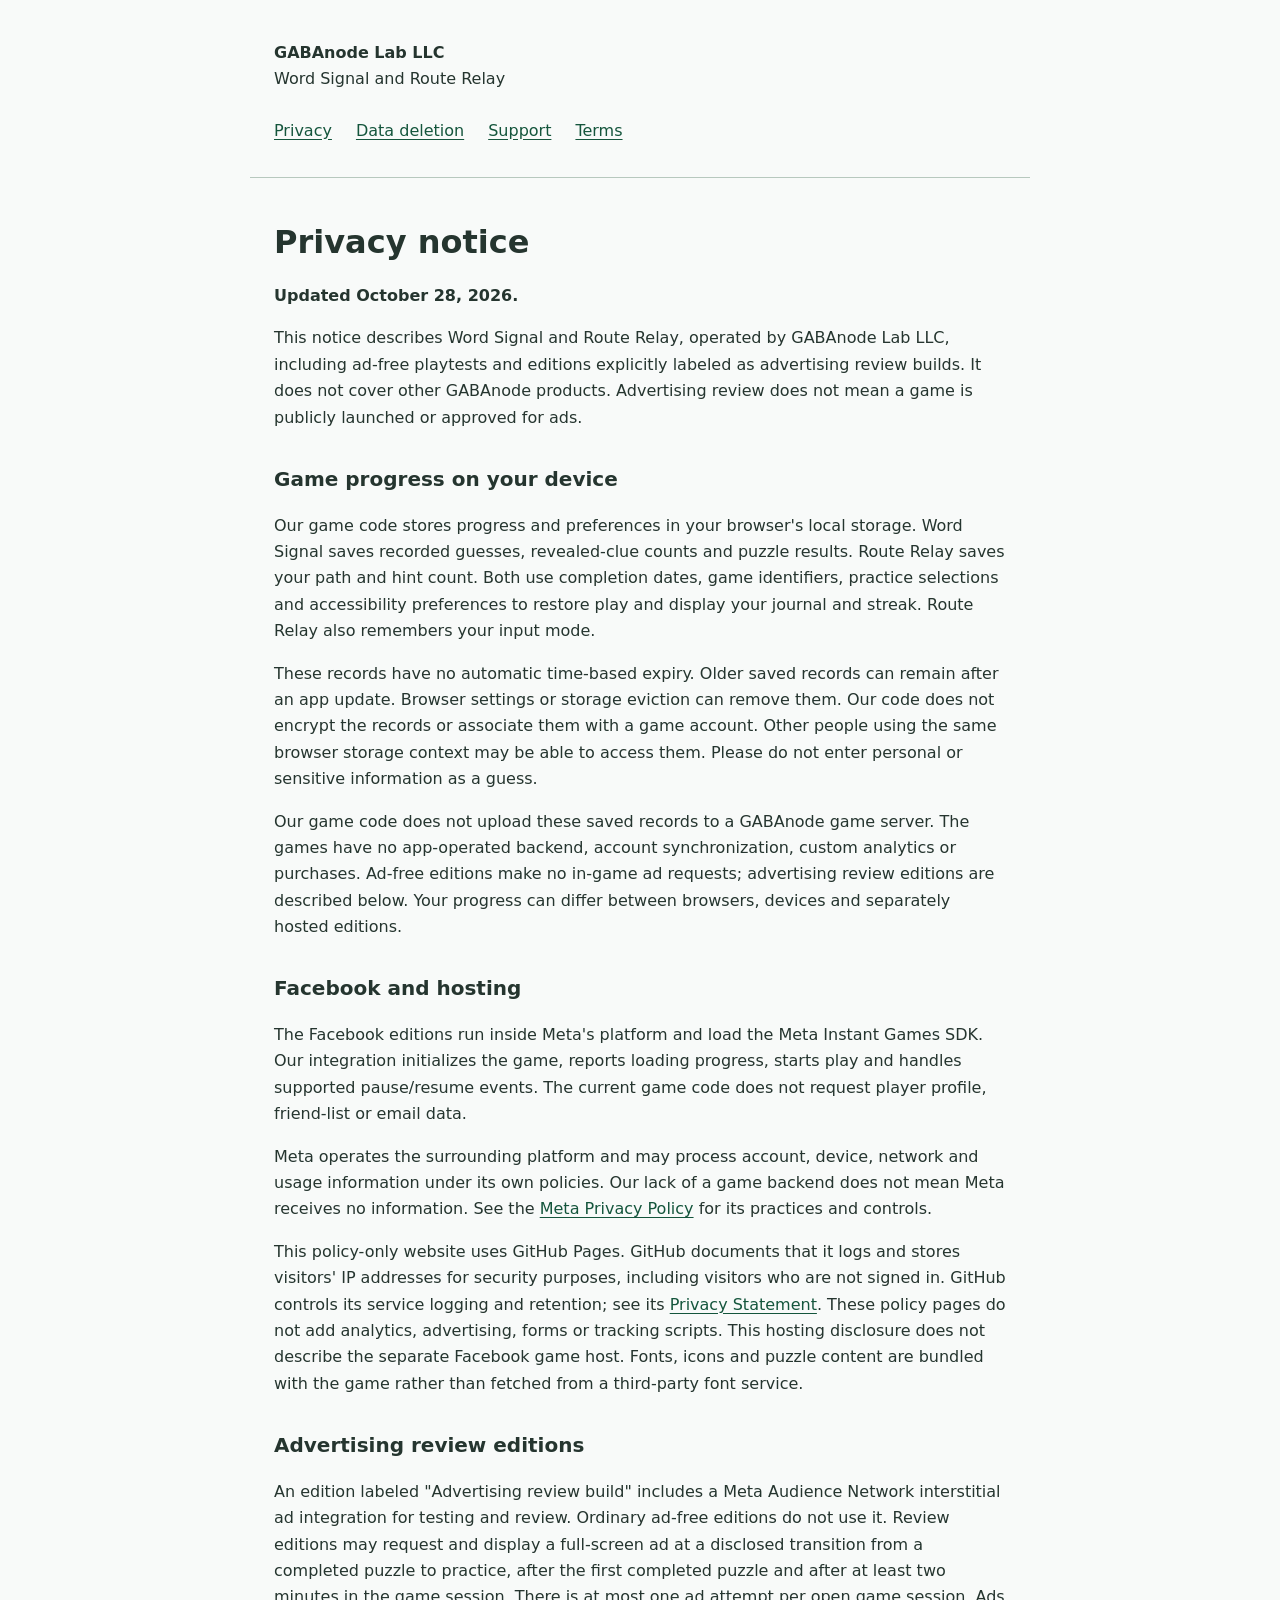
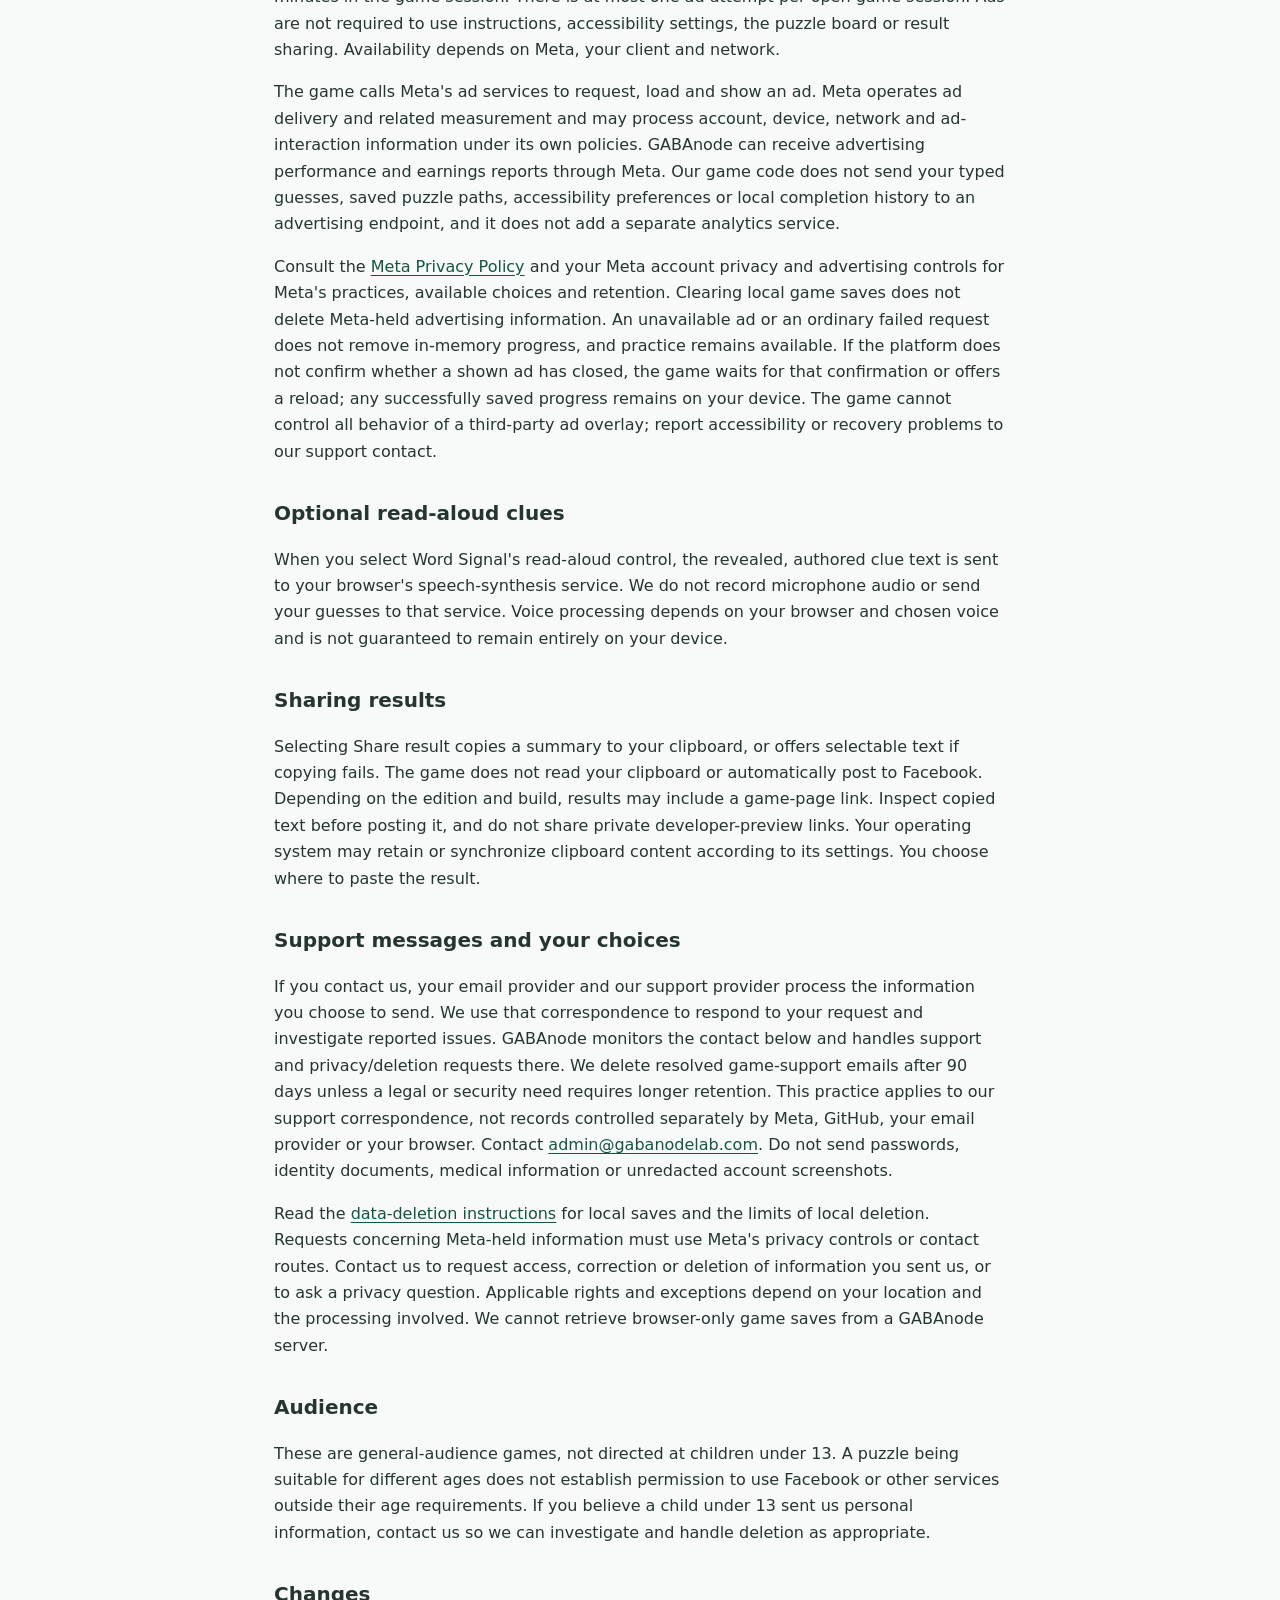
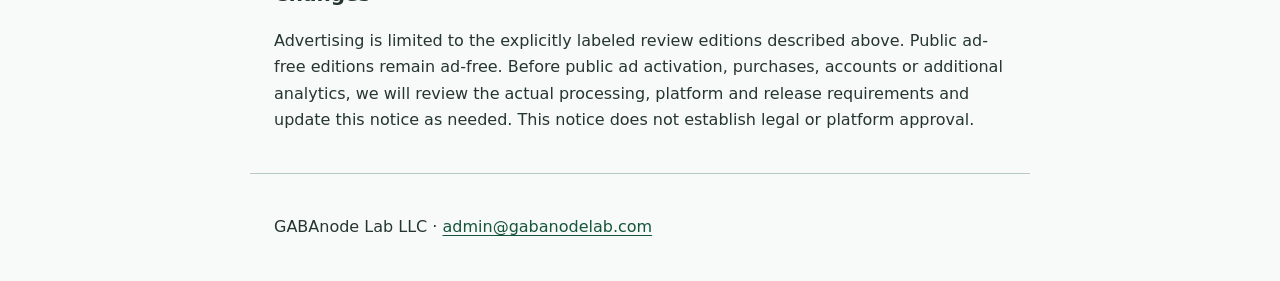
<file: index.html>
<!doctype html>
<html lang="en">
  <head>
    <meta charset="utf-8" />
    <meta name="viewport" content="width=device-width, initial-scale=1" />
    <meta name="robots" content="noindex" />
    <title>Privacy | Word Signal and Route Relay</title>
    <link rel="stylesheet" href="policy.css" />
  </head>
  <body>
    <a class="skip" href="#main">Skip to privacy notice</a>
    <header>
      <p><strong>GABAnode Lab LLC</strong><br />Word Signal and Route Relay</p>
      <nav aria-label="Game policies">
        <a href="privacy.html" aria-current="page">Privacy</a><a href="data-deletion.html">Data deletion</a
        ><a href="support.html">Support</a><a href="terms.html">Terms</a>
      </nav>
    </header>
    <main id="main" tabindex="-1">
      <h1>Privacy notice</h1>
      <p><strong>Updated October 28, 2026.</strong></p>
      <p>
        This notice describes Word Signal and Route Relay, operated by GABAnode Lab LLC, including ad-free
        playtests and editions explicitly labeled as advertising review builds. It does not cover other
        GABAnode products. Advertising review does not mean a game is publicly launched or approved for ads.
      </p>
      <h2>Game progress on your device</h2>
      <p>
        Our game code stores progress and preferences in your browser's local storage. Word Signal saves
        recorded guesses, revealed-clue counts and puzzle results. Route Relay saves your path and hint count.
        Both use completion dates, game identifiers, practice selections and accessibility preferences to
        restore play and display your journal and streak. Route Relay also remembers your input mode.
      </p>
      <p>
        These records have no automatic time-based expiry. Older saved records can remain after an app update.
        Browser settings or storage eviction can remove them. Our code does not encrypt the records or
        associate them with a game account. Other people using the same browser storage context may be able to
        access them. Please do not enter personal or sensitive information as a guess.
      </p>
      <p>
        Our game code does not upload these saved records to a GABAnode game server. The games have no
        app-operated backend, account synchronization, custom analytics or purchases. Ad-free editions make no
        in-game ad requests; advertising review editions are described below. Your progress can differ between
        browsers, devices and separately hosted editions.
      </p>
      <h2>Facebook and hosting</h2>
      <p>
        The Facebook editions run inside Meta's platform and load the Meta Instant Games SDK. Our integration
        initializes the game, reports loading progress, starts play and handles supported pause/resume events.
        The current game code does not request player profile, friend-list or email data.
      </p>
      <p>
        Meta operates the surrounding platform and may process account, device, network and usage information
        under its own policies. Our lack of a game backend does not mean Meta receives no information. See the
        <a href="https://www.facebook.com/privacy/policy/">Meta Privacy Policy</a> for its practices and
        controls.
      </p>
      <p>
        This policy-only website uses GitHub Pages. GitHub documents that it logs and stores visitors' IP
        addresses for security purposes, including visitors who are not signed in. GitHub controls its service
        logging and retention; see its
        <a href="https://docs.github.com/en/site-policy/privacy-policies/github-general-privacy-statement"
          >Privacy Statement</a
        >. These policy pages do not add analytics, advertising, forms or tracking scripts. This hosting
        disclosure does not describe the separate Facebook game host. Fonts, icons and puzzle content are
        bundled with the game rather than fetched from a third-party font service.
      </p>
      <h2>Advertising review editions</h2>
      <p>
        An edition labeled "Advertising review build" includes a Meta Audience Network interstitial ad
        integration for testing and review. Ordinary ad-free editions do not use it. Review editions may
        request and display a full-screen ad at a disclosed transition from a completed puzzle to practice,
        after the first completed puzzle and after at least two minutes in the game session. There is at most
        one ad attempt per open game session. Ads are not required to use instructions, accessibility
        settings, the puzzle board or result sharing. Availability depends on Meta, your client and network.
      </p>
      <p>
        The game calls Meta's ad services to request, load and show an ad. Meta operates ad delivery and
        related measurement and may process account, device, network and ad-interaction information under its
        own policies. GABAnode can receive advertising performance and earnings reports through Meta. Our game
        code does not send your typed guesses, saved puzzle paths, accessibility preferences or local
        completion history to an advertising endpoint, and it does not add a separate analytics service.
      </p>
      <p>
        Consult the <a href="https://www.facebook.com/privacy/policy/">Meta Privacy Policy</a> and your Meta
        account privacy and advertising controls for Meta's practices, available choices and retention.
        Clearing local game saves does not delete Meta-held advertising information. An unavailable ad or an
        ordinary failed request does not remove in-memory progress, and practice remains available. If the
        platform does not confirm whether a shown ad has closed, the game waits for that confirmation or
        offers a reload; any successfully saved progress remains on your device. The game cannot control all
        behavior of a third-party ad overlay; report accessibility or recovery problems to our support
        contact.
      </p>
      <h2>Optional read-aloud clues</h2>
      <p>
        When you select Word Signal's read-aloud control, the revealed, authored clue text is sent to your
        browser's speech-synthesis service. We do not record microphone audio or send your guesses to that
        service. Voice processing depends on your browser and chosen voice and is not guaranteed to remain
        entirely on your device.
      </p>
      <h2>Sharing results</h2>
      <p>
        Selecting Share result copies a summary to your clipboard, or offers selectable text if copying fails.
        The game does not read your clipboard or automatically post to Facebook. Depending on the edition and
        build, results may include a game-page link. Inspect copied text before posting it, and do not share
        private developer-preview links. Your operating system may retain or synchronize clipboard content
        according to its settings. You choose where to paste the result.
      </p>
      <h2>Support messages and your choices</h2>
      <p>
        If you contact us, your email provider and our support provider process the information you choose to
        send. We use that correspondence to respond to your request and investigate reported issues. GABAnode
        monitors the contact below and handles support and privacy/deletion requests there. We delete resolved
        game-support emails after 90 days unless a legal or security need requires longer retention. This
        practice applies to our support correspondence, not records controlled separately by Meta, GitHub,
        your email provider or your browser. Contact
        <a href="mailto:admin@gabanodelab.com">admin@gabanodelab.com</a>. Do not send passwords, identity
        documents, medical information or unredacted account screenshots.
      </p>
      <p>
        Read the <a href="data-deletion.html">data-deletion instructions</a> for local saves and the limits of
        local deletion. Requests concerning Meta-held information must use Meta's privacy controls or contact
        routes. Contact us to request access, correction or deletion of information you sent us, or to ask a
        privacy question. Applicable rights and exceptions depend on your location and the processing
        involved. We cannot retrieve browser-only game saves from a GABAnode server.
      </p>
      <h2>Audience</h2>
      <p>
        These are general-audience games, not directed at children under 13. A puzzle being suitable for
        different ages does not establish permission to use Facebook or other services outside their age
        requirements. If you believe a child under 13 sent us personal information, contact us so we can
        investigate and handle deletion as appropriate.
      </p>
      <h2>Changes</h2>
      <p>
        Advertising is limited to the explicitly labeled review editions described above. Public ad-free
        editions remain ad-free. Before public ad activation, purchases, accounts or additional analytics, we
        will review the actual processing, platform and release requirements and update this notice as needed.
        This notice does not establish legal or platform approval.
      </p>
    </main>
    <footer>
      <p>GABAnode Lab LLC · <a href="mailto:admin@gabanodelab.com">admin@gabanodelab.com</a></p>
    </footer>
  </body>
</html>
</file>
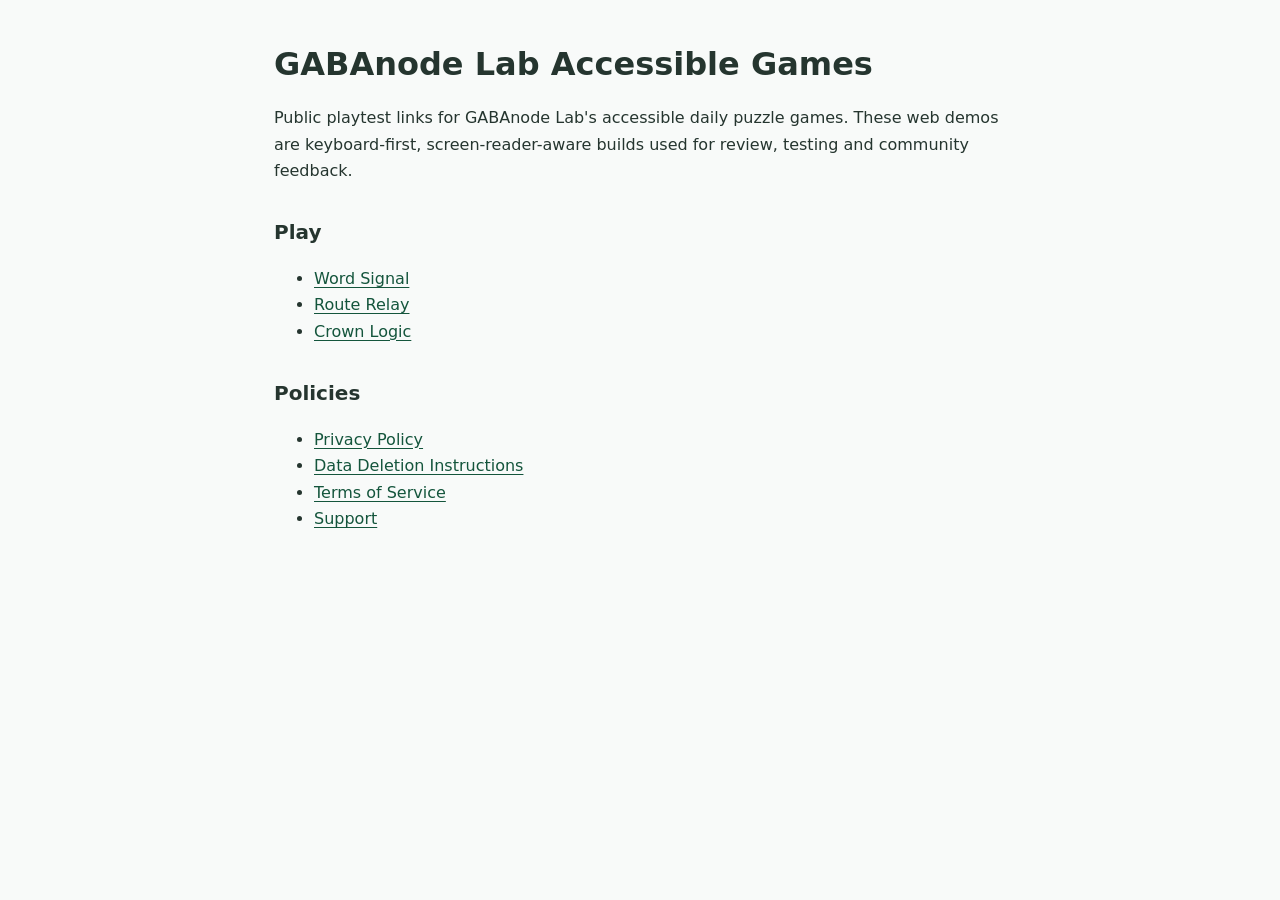
<file: games/index.html>
<!doctype html>
<html lang="en">
  <head>
    <meta charset="utf-8" />
    <meta name="viewport" content="width=device-width, initial-scale=1" />
    <title>GABAnode Lab Accessible Games</title>
    <link rel="stylesheet" href="../policy.css" />
  </head>
  <body>
    <main>
      <h1>GABAnode Lab Accessible Games</h1>
      <p>
        Public playtest links for GABAnode Lab's accessible daily puzzle games.
        These web demos are keyboard-first, screen-reader-aware builds used for
        review, testing and community feedback.
      </p>

      <h2>Play</h2>
      <ul>
        <li><a href="./word-signal/">Word Signal</a></li>
        <li><a href="./route-relay/">Route Relay</a></li>
        <li><a href="./crown-logic/">Crown Logic</a></li>
      </ul>

      <h2>Policies</h2>
      <ul>
        <li><a href="../privacy.html">Privacy Policy</a></li>
        <li><a href="../data-deletion.html">Data Deletion Instructions</a></li>
        <li><a href="../terms.html">Terms of Service</a></li>
        <li><a href="../support.html">Support</a></li>
      </ul>
    </main>
  </body>
</html>
</file>
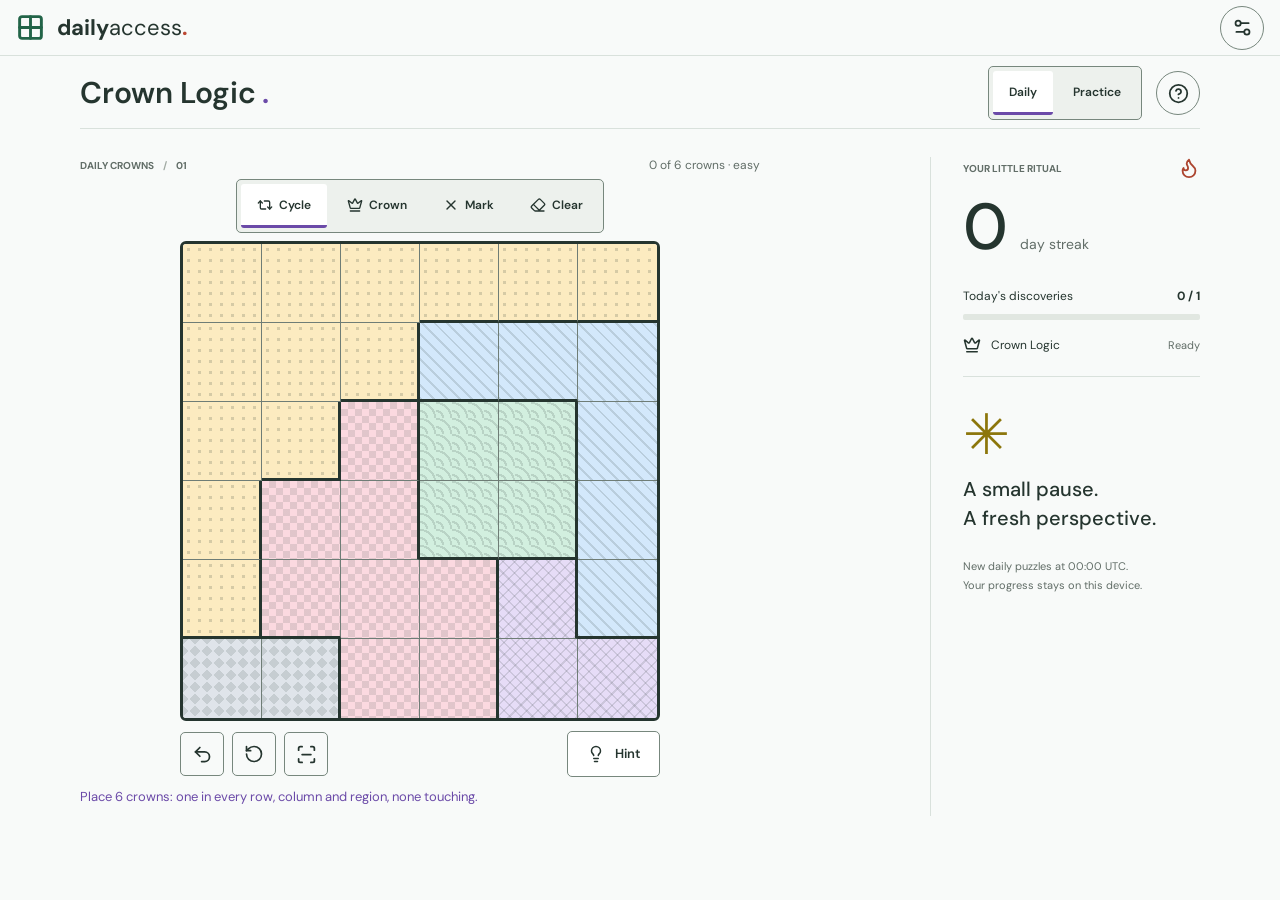
<file: games/crown-logic/index.html>
<!doctype html>
<html lang="en">
  <head>
    <meta charset="UTF-8" />
    <meta http-equiv="Content-Security-Policy" content="default-src 'self'; script-src 'self'; style-src 'self'; font-src 'self'; img-src 'self' data:; connect-src 'self'; object-src 'none'; base-uri 'none'; form-action 'none'" />
    <meta name="viewport" content="width=device-width, initial-scale=1.0" />
    <meta name="theme-color" content="#f8faf9" />
    <meta
      name="description"
      content="Crown Logic. A calm daily puzzle, at your own pace."
    />
    <title>Crown Logic | Daily Access</title>
    <script type="module" crossorigin src="./assets/index-alebin0g.js"></script>
    <link rel="stylesheet" crossorigin href="./assets/index-0VPkn4aD.css">
  </head>
  <body>
    <div id="root"></div>
  </body>
</html>
</file>
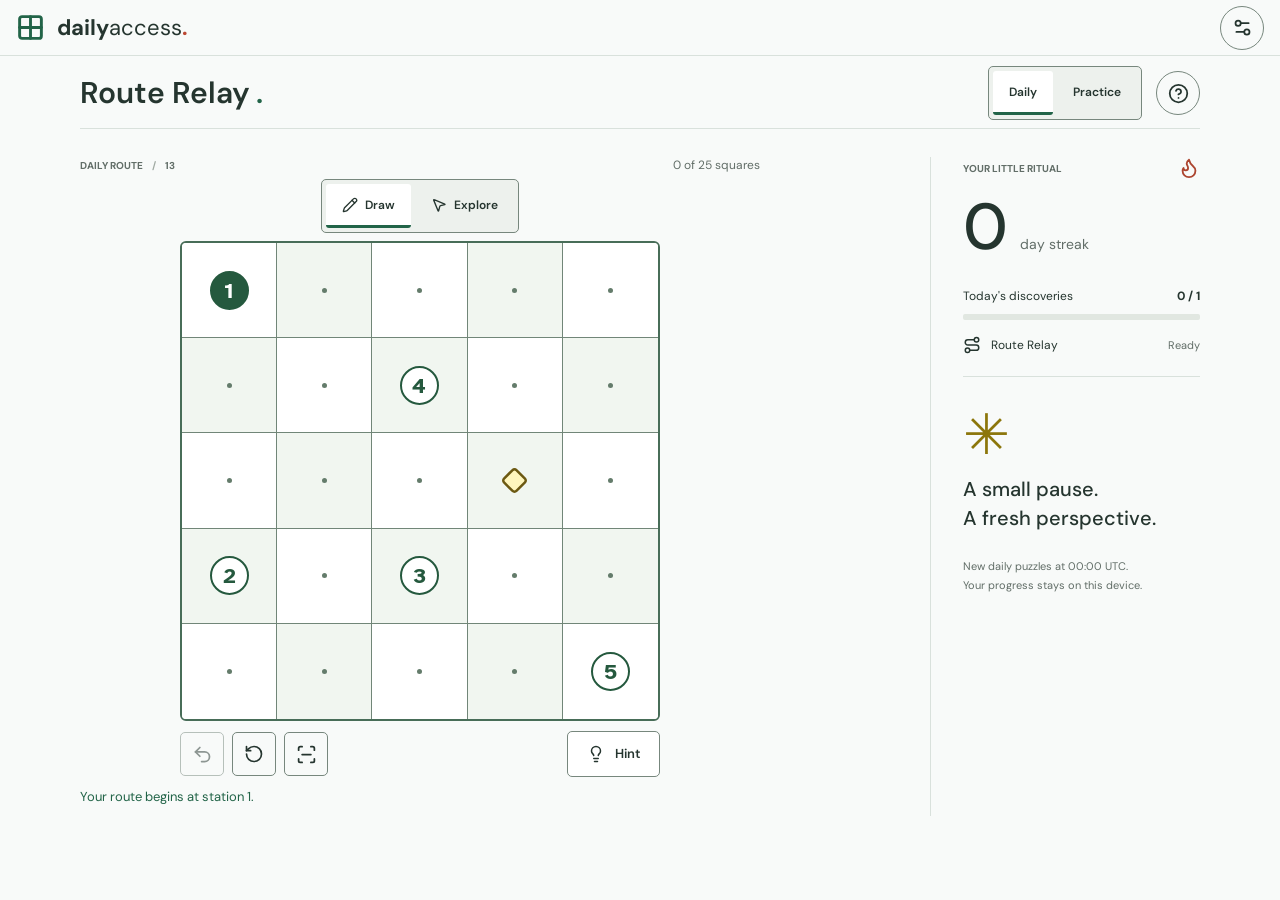
<file: games/route-relay/index.html>
<!doctype html>
<html lang="en">
  <head>
    <meta charset="UTF-8" />
    <meta http-equiv="Content-Security-Policy" content="default-src 'self'; script-src 'self'; style-src 'self'; font-src 'self'; img-src 'self' data:; connect-src 'self'; object-src 'none'; base-uri 'none'; form-action 'none'" />
    <meta name="viewport" content="width=device-width, initial-scale=1.0" />
    <meta name="theme-color" content="#f8faf9" />
    <meta
      name="description"
      content="Route Relay. A calm daily puzzle, at your own pace."
    />
    <title>Route Relay | Daily Access</title>
    <script type="module" crossorigin src="./assets/index-riKixeNL.js"></script>
    <link rel="stylesheet" crossorigin href="./assets/index-0VPkn4aD.css">
  </head>
  <body>
    <div id="root"></div>
  </body>
</html>
</file>
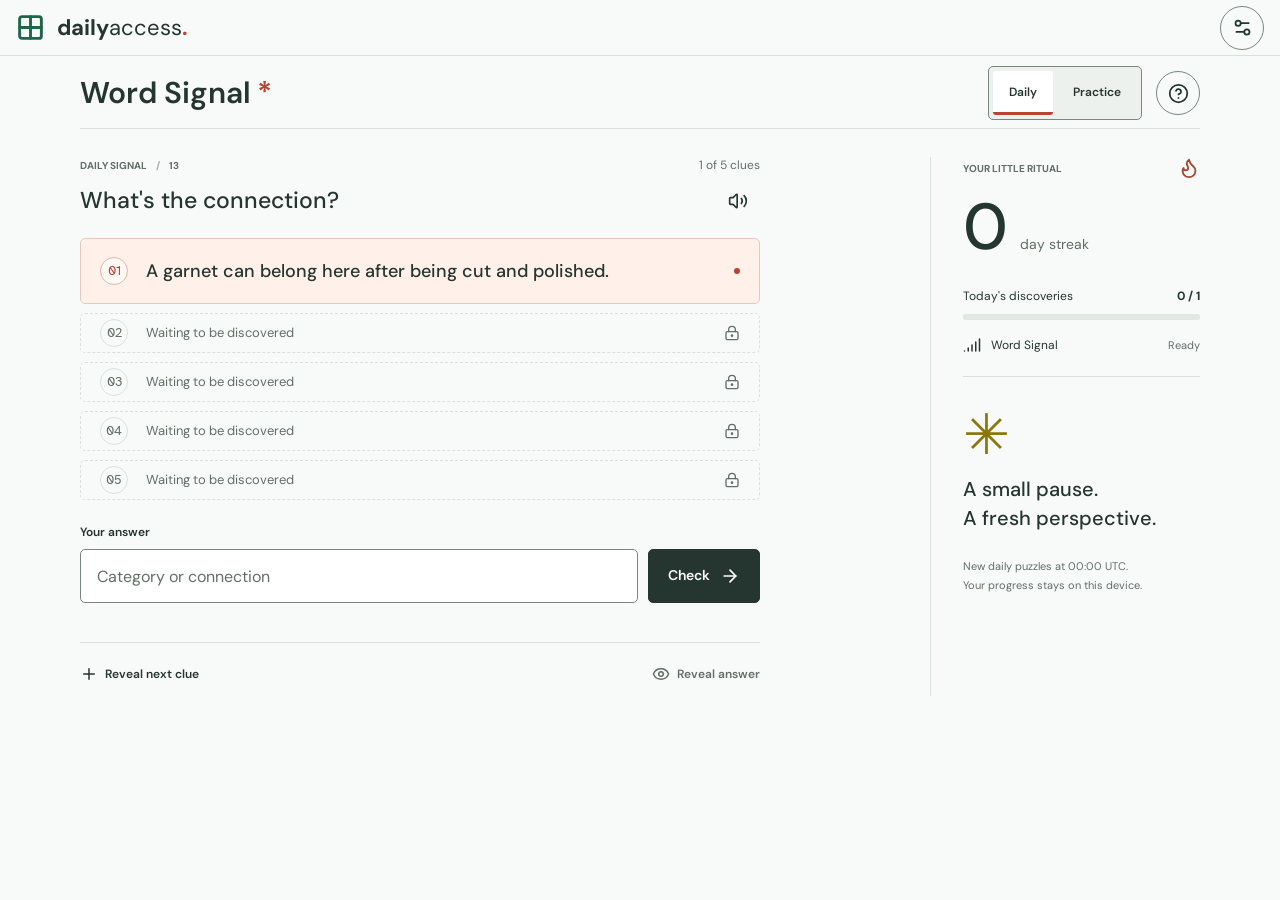
<file: games/word-signal/index.html>
<!doctype html>
<html lang="en">
  <head>
    <meta charset="UTF-8" />
    <meta http-equiv="Content-Security-Policy" content="default-src 'self'; script-src 'self'; style-src 'self'; font-src 'self'; img-src 'self' data:; connect-src 'self'; object-src 'none'; base-uri 'none'; form-action 'none'" />
    <meta name="viewport" content="width=device-width, initial-scale=1.0" />
    <meta name="theme-color" content="#f8faf9" />
    <meta
      name="description"
      content="Word Signal. A calm daily puzzle, at your own pace."
    />
    <title>Word Signal | Daily Access</title>
    <script type="module" crossorigin src="./assets/index-BjuBzI7P.js"></script>
    <link rel="stylesheet" crossorigin href="./assets/index-0VPkn4aD.css">
  </head>
  <body>
    <div id="root"></div>
  </body>
</html>
</file>
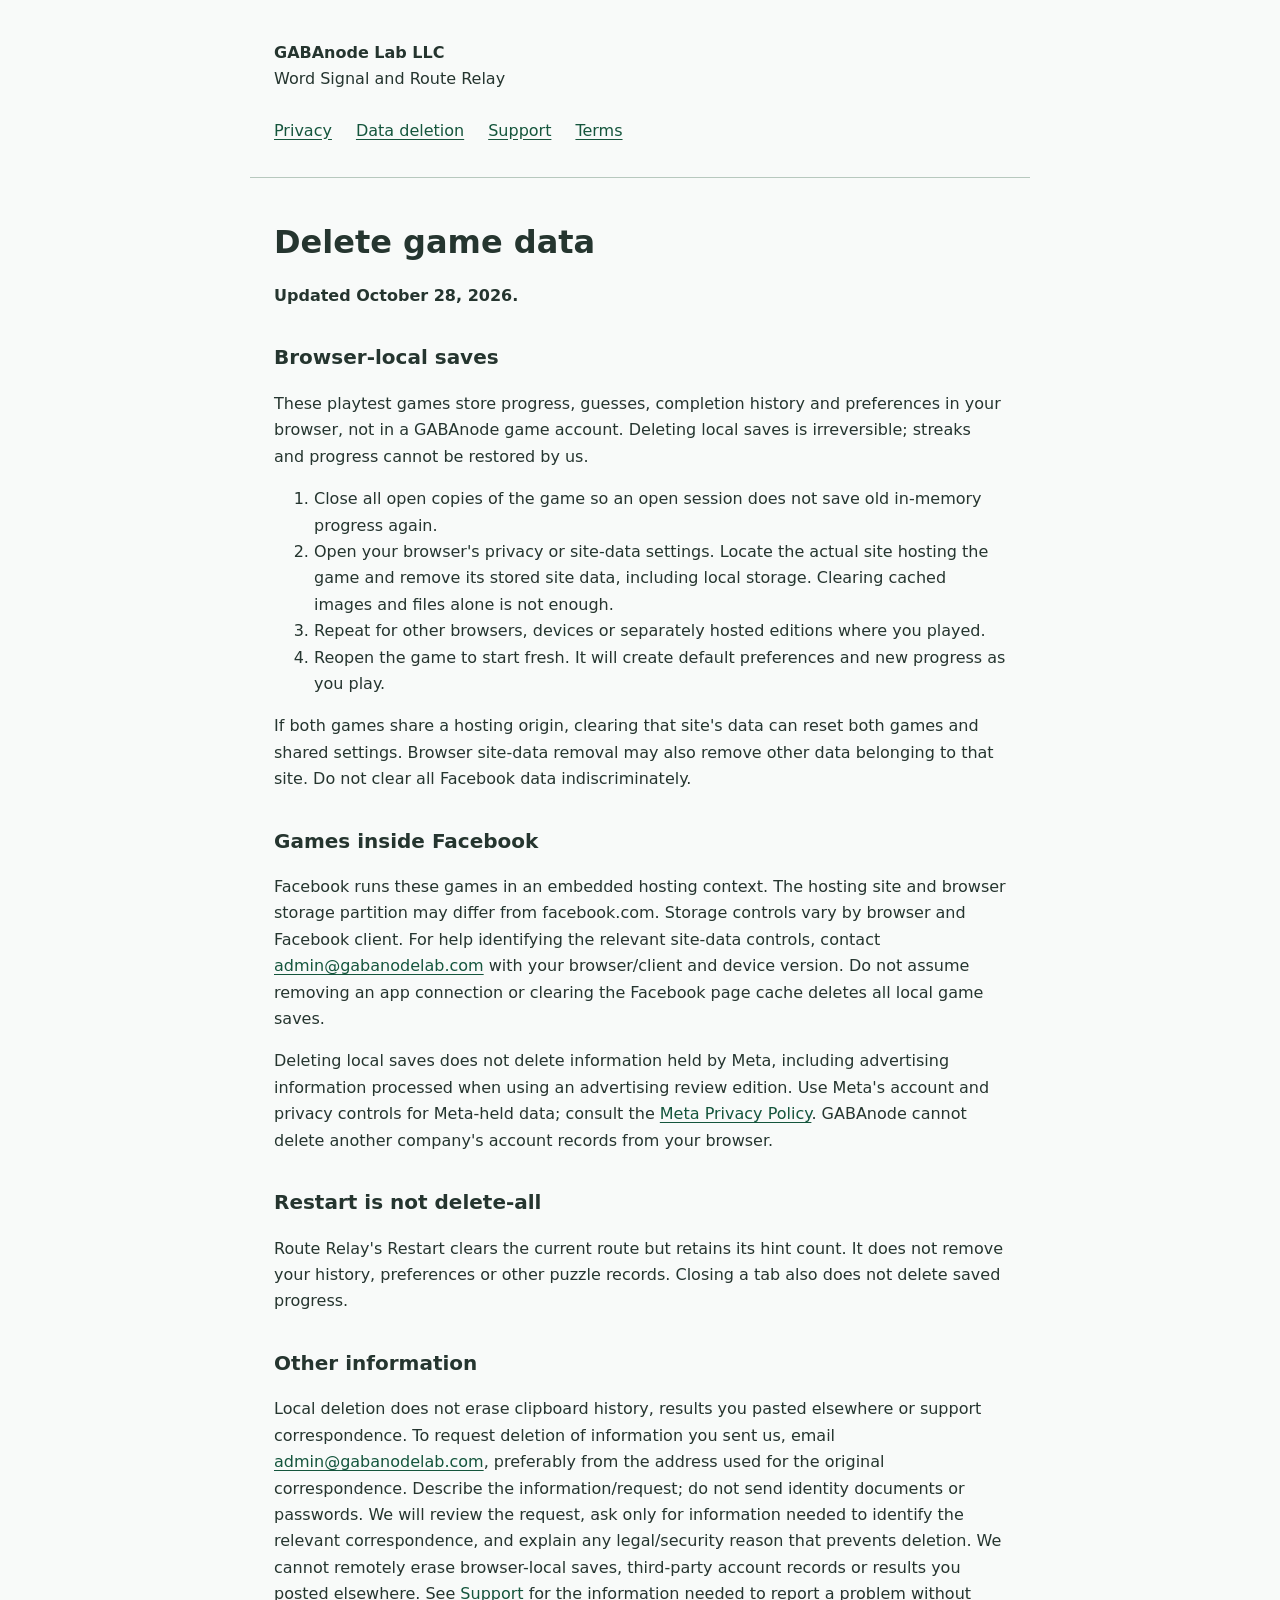
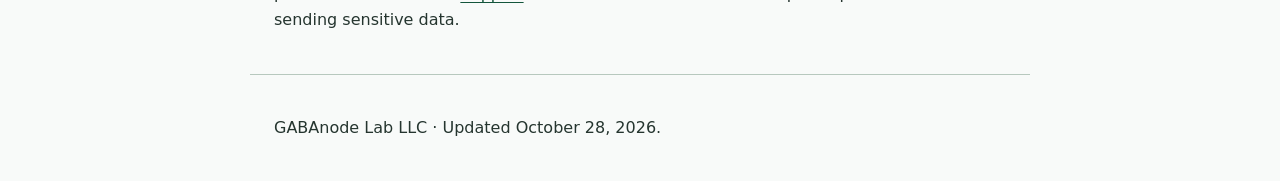
<file: data-deletion.html>
<!doctype html>
<html lang="en">
  <head>
    <meta charset="utf-8" />
    <meta name="viewport" content="width=device-width, initial-scale=1" />
    <meta name="robots" content="noindex" />
    <title>Data Deletion | Word Signal and Route Relay</title>
    <link rel="stylesheet" href="policy.css" />
  </head>
  <body>
    <a class="skip" href="#main">Skip to deletion instructions</a>
    <header>
      <p><strong>GABAnode Lab LLC</strong><br />Word Signal and Route Relay</p>
      <nav aria-label="Game policies">
        <a href="privacy.html">Privacy</a><a href="data-deletion.html" aria-current="page">Data deletion</a
        ><a href="support.html">Support</a><a href="terms.html">Terms</a>
      </nav>
    </header>
    <main id="main" tabindex="-1">
      <h1>Delete game data</h1>
      <p><strong>Updated October 28, 2026.</strong></p>
      <h2>Browser-local saves</h2>
      <p>
        These playtest games store progress, guesses, completion history and preferences in your browser, not
        in a GABAnode game account. Deleting local saves is irreversible; streaks and progress cannot be
        restored by us.
      </p>
      <ol>
        <li>
          Close all open copies of the game so an open session does not save old in-memory progress again.
        </li>
        <li>
          Open your browser's privacy or site-data settings. Locate the actual site hosting the game and
          remove its stored site data, including local storage. Clearing cached images and files alone is not
          enough.
        </li>
        <li>Repeat for other browsers, devices or separately hosted editions where you played.</li>
        <li>
          Reopen the game to start fresh. It will create default preferences and new progress as you play.
        </li>
      </ol>
      <p>
        If both games share a hosting origin, clearing that site's data can reset both games and shared
        settings. Browser site-data removal may also remove other data belonging to that site. Do not clear
        all Facebook data indiscriminately.
      </p>
      <h2>Games inside Facebook</h2>
      <p>
        Facebook runs these games in an embedded hosting context. The hosting site and browser storage
        partition may differ from facebook.com. Storage controls vary by browser and Facebook client. For help
        identifying the relevant site-data controls, contact
        <a href="mailto:admin@gabanodelab.com">admin@gabanodelab.com</a> with your browser/client and device
        version. Do not assume removing an app connection or clearing the Facebook page cache deletes all
        local game saves.
      </p>
      <p>
        Deleting local saves does not delete information held by Meta, including advertising information
        processed when using an advertising review edition. Use Meta's account and privacy controls for
        Meta-held data; consult the
        <a href="https://www.facebook.com/privacy/policy/">Meta Privacy Policy</a>. GABAnode cannot delete
        another company's account records from your browser.
      </p>
      <h2>Restart is not delete-all</h2>
      <p>
        Route Relay's Restart clears the current route but retains its hint count. It does not remove your
        history, preferences or other puzzle records. Closing a tab also does not delete saved progress.
      </p>
      <h2>Other information</h2>
      <p>
        Local deletion does not erase clipboard history, results you pasted elsewhere or support
        correspondence. To request deletion of information you sent us, email
        <a href="mailto:admin@gabanodelab.com">admin@gabanodelab.com</a>, preferably from the address used for
        the original correspondence. Describe the information/request; do not send identity documents or
        passwords. We will review the request, ask only for information needed to identify the relevant
        correspondence, and explain any legal/security reason that prevents deletion. We cannot remotely erase
        browser-local saves, third-party account records or results you posted elsewhere. See
        <a href="support.html">Support</a> for the information needed to report a problem without sending
        sensitive data.
      </p>
    </main>
    <footer><p>GABAnode Lab LLC · Updated October 28, 2026.</p></footer>
  </body>
</html>
</file>
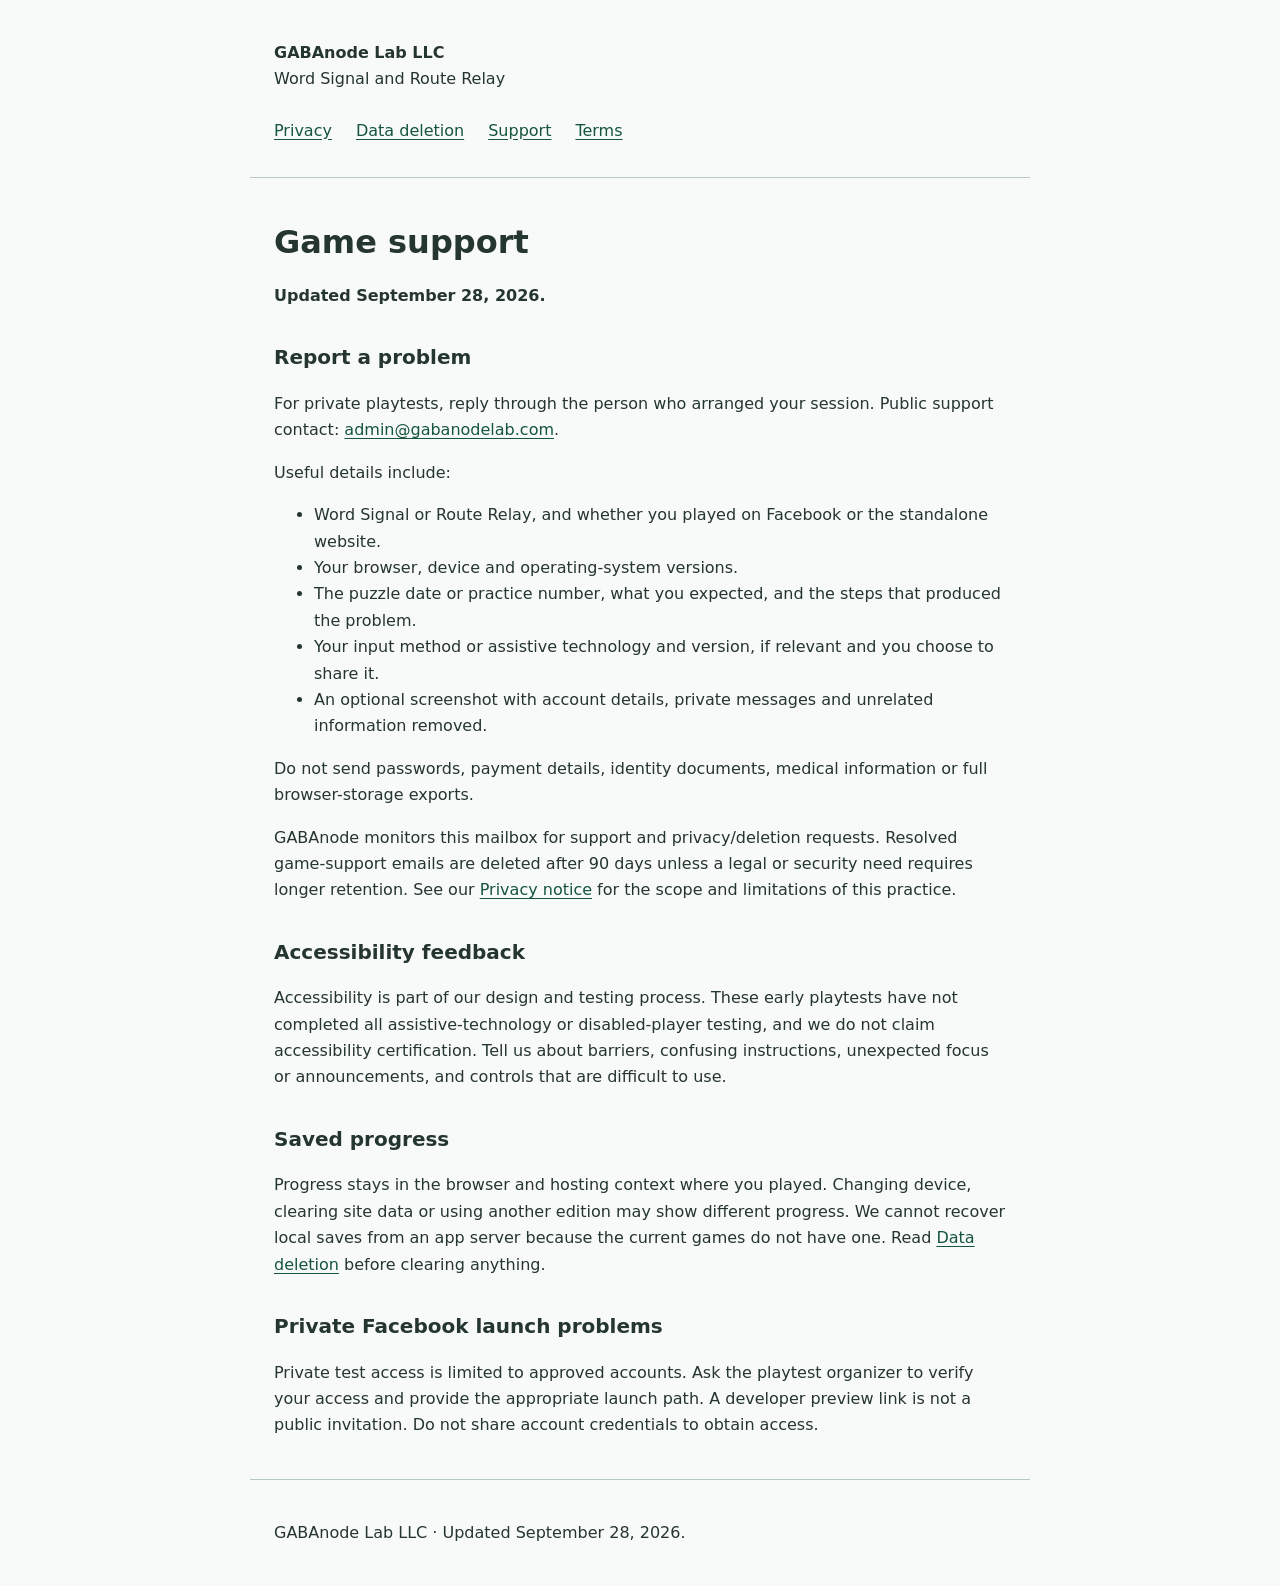
<file: support.html>
<!doctype html>
<html lang="en">
  <head>
    <meta charset="utf-8" />
    <meta name="viewport" content="width=device-width, initial-scale=1" />
    <meta name="robots" content="noindex" />
    <title>Support | Word Signal and Route Relay</title>
    <link rel="stylesheet" href="policy.css" />
  </head>
  <body>
    <a class="skip" href="#main">Skip to support</a>
    <header>
      <p><strong>GABAnode Lab LLC</strong><br />Word Signal and Route Relay</p>
      <nav aria-label="Game policies">
        <a href="privacy.html">Privacy</a><a href="data-deletion.html">Data deletion</a
        ><a href="support.html" aria-current="page">Support</a><a href="terms.html">Terms</a>
      </nav>
    </header>
    <main id="main" tabindex="-1">
      <h1>Game support</h1>
      <p><strong>Updated September 28, 2026.</strong></p>
      <h2>Report a problem</h2>
      <p>
        For private playtests, reply through the person who arranged your session. Public support contact:
        <a href="mailto:admin@gabanodelab.com">admin@gabanodelab.com</a>.
      </p>
      <p>Useful details include:</p>
      <ul>
        <li>Word Signal or Route Relay, and whether you played on Facebook or the standalone website.</li>
        <li>Your browser, device and operating-system versions.</li>
        <li>
          The puzzle date or practice number, what you expected, and the steps that produced the problem.
        </li>
        <li>
          Your input method or assistive technology and version, if relevant and you choose to share it.
        </li>
        <li>
          An optional screenshot with account details, private messages and unrelated information removed.
        </li>
      </ul>
      <p>
        Do not send passwords, payment details, identity documents, medical information or full
        browser-storage exports.
      </p>
      <p>
        GABAnode monitors this mailbox for support and privacy/deletion requests. Resolved game-support emails
        are deleted after 90 days unless a legal or security need requires longer retention. See our
        <a href="privacy.html">Privacy notice</a> for the scope and limitations of this practice.
      </p>
      <h2>Accessibility feedback</h2>
      <p>
        Accessibility is part of our design and testing process. These early playtests have not completed all
        assistive-technology or disabled-player testing, and we do not claim accessibility certification. Tell
        us about barriers, confusing instructions, unexpected focus or announcements, and controls that are
        difficult to use.
      </p>
      <h2>Saved progress</h2>
      <p>
        Progress stays in the browser and hosting context where you played. Changing device, clearing site
        data or using another edition may show different progress. We cannot recover local saves from an app
        server because the current games do not have one. Read
        <a href="data-deletion.html">Data deletion</a> before clearing anything.
      </p>
      <h2>Private Facebook launch problems</h2>
      <p>
        Private test access is limited to approved accounts. Ask the playtest organizer to verify your access
        and provide the appropriate launch path. A developer preview link is not a public invitation. Do not
        share account credentials to obtain access.
      </p>
    </main>
    <footer><p>GABAnode Lab LLC · Updated September 28, 2026.</p></footer>
  </body>
</html>
</file>
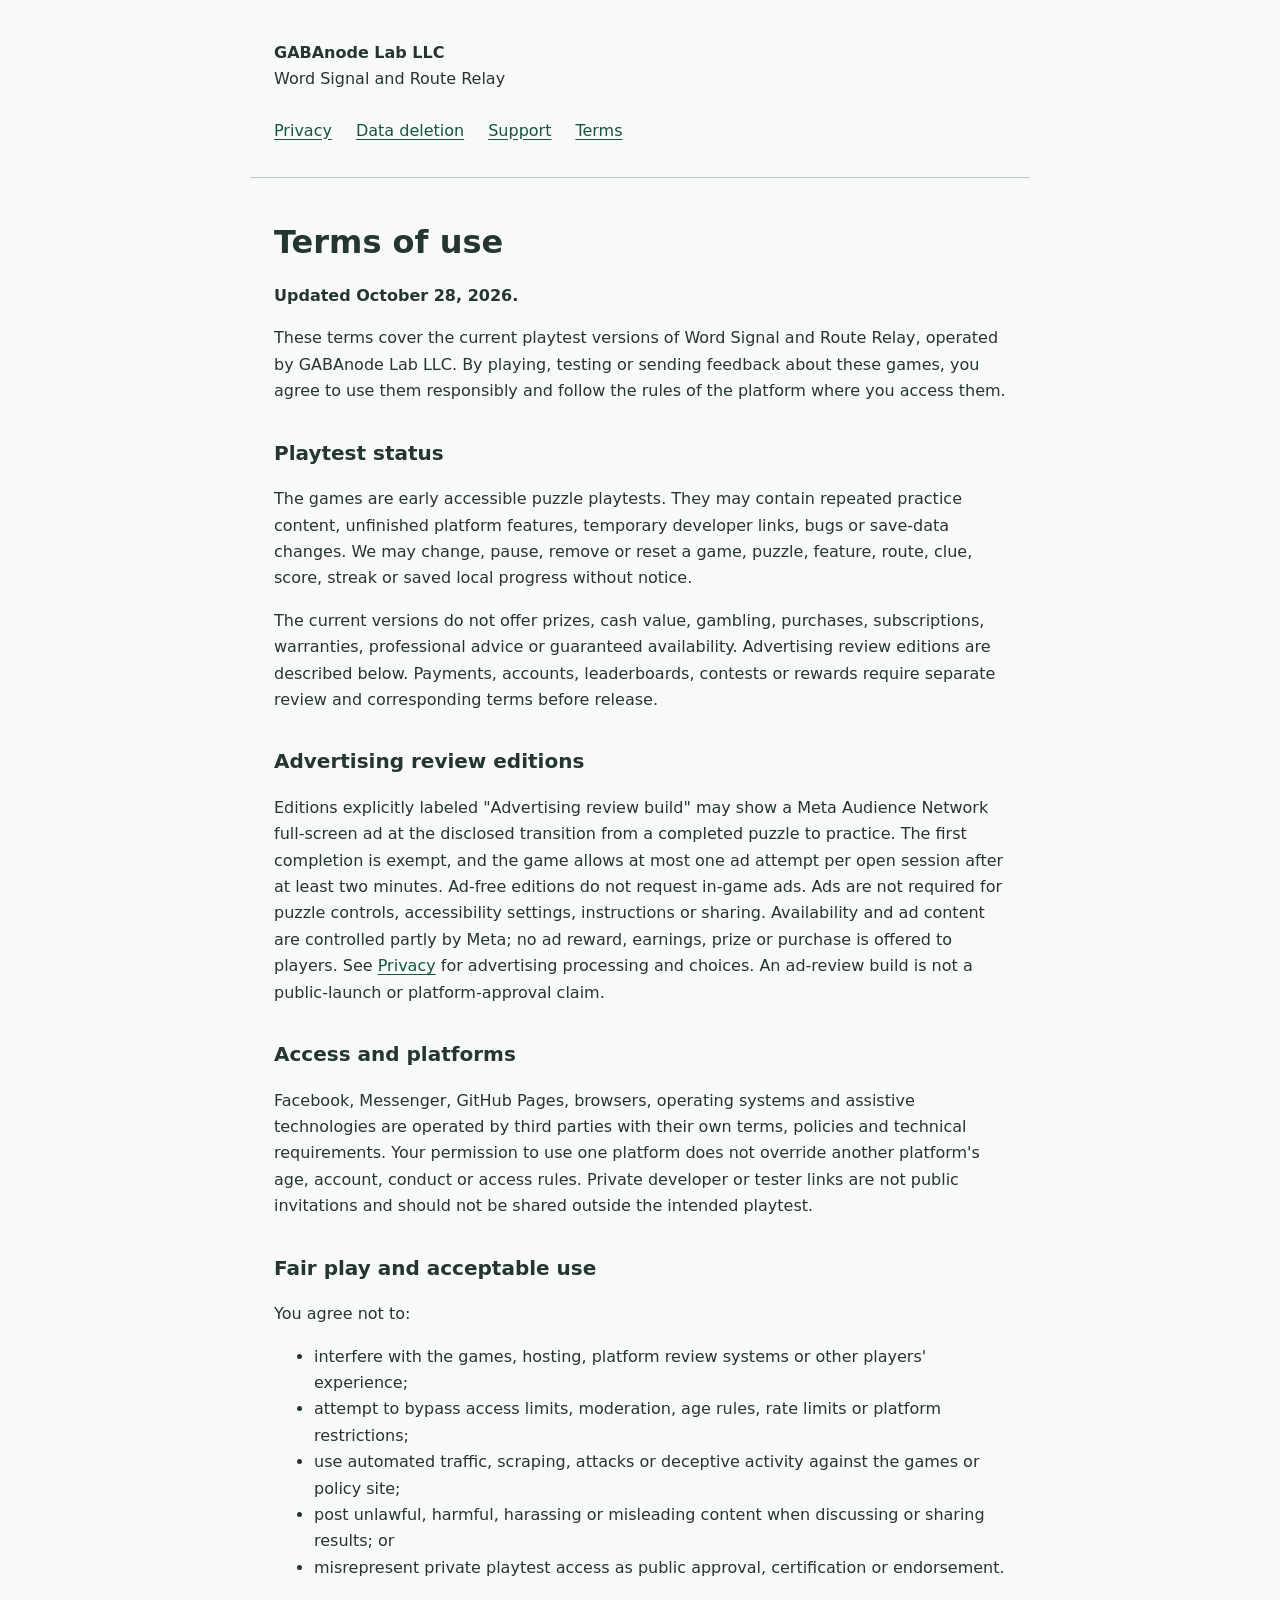
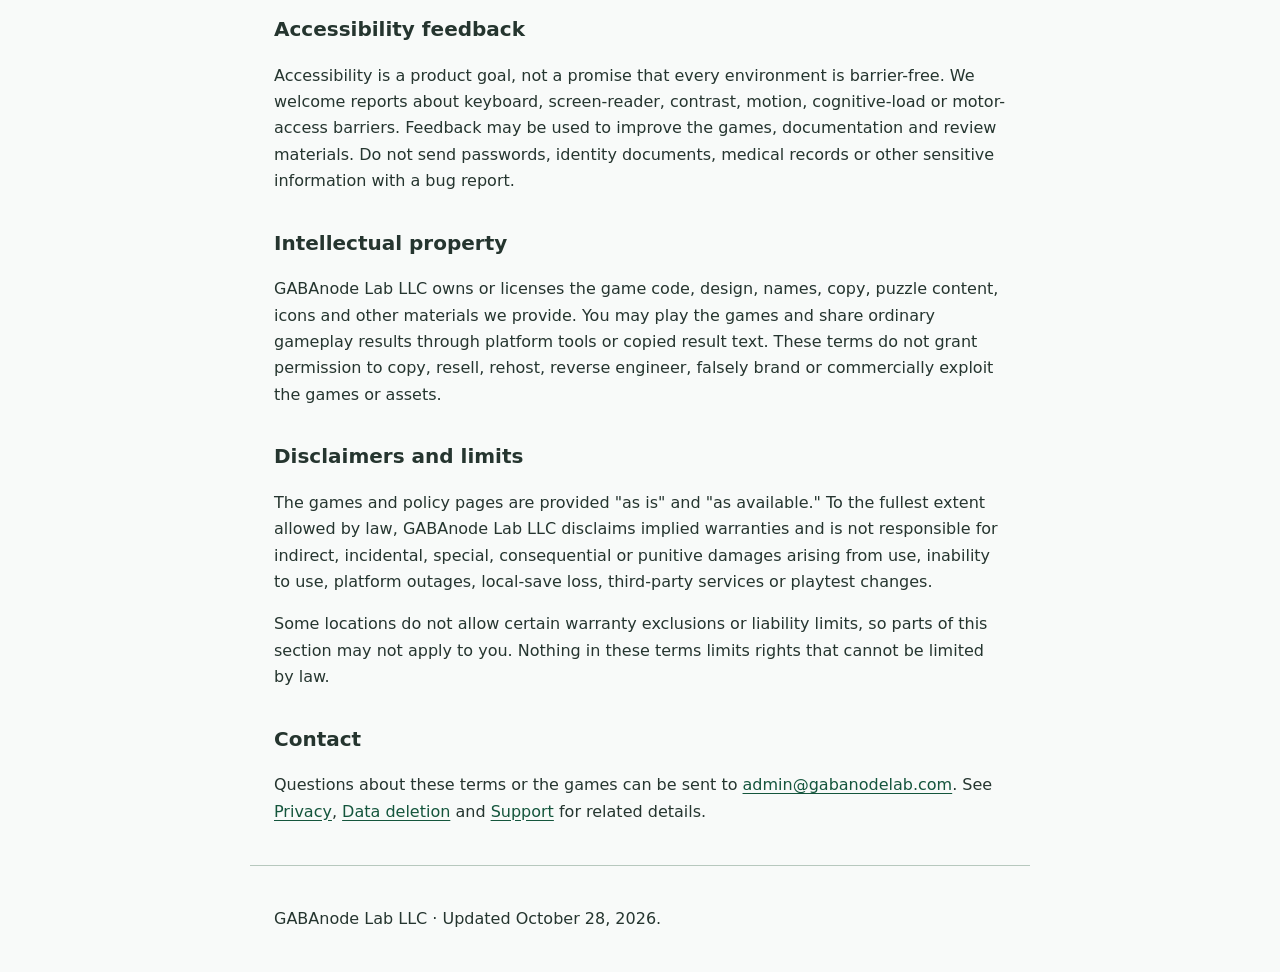
<file: terms.html>
<!doctype html>
<html lang="en">
  <head>
    <meta charset="utf-8" />
    <meta name="viewport" content="width=device-width, initial-scale=1" />
    <meta name="robots" content="noindex" />
    <title>Terms | Word Signal and Route Relay</title>
    <link rel="stylesheet" href="policy.css" />
  </head>
  <body>
    <a class="skip" href="#main">Skip to terms</a>
    <header>
      <p><strong>GABAnode Lab LLC</strong><br />Word Signal and Route Relay</p>
      <nav aria-label="Game policies">
        <a href="privacy.html">Privacy</a><a href="data-deletion.html">Data deletion</a
        ><a href="support.html">Support</a><a href="terms.html" aria-current="page">Terms</a>
      </nav>
    </header>
    <main id="main" tabindex="-1">
      <h1>Terms of use</h1>
      <p><strong>Updated October 28, 2026.</strong></p>
      <p>
        These terms cover the current playtest versions of Word Signal and Route Relay, operated by GABAnode
        Lab LLC. By playing, testing or sending feedback about these games, you agree to use them responsibly
        and follow the rules of the platform where you access them.
      </p>
      <h2>Playtest status</h2>
      <p>
        The games are early accessible puzzle playtests. They may contain repeated practice content,
        unfinished platform features, temporary developer links, bugs or save-data changes. We may change,
        pause, remove or reset a game, puzzle, feature, route, clue, score, streak or saved local progress
        without notice.
      </p>
      <p>
        The current versions do not offer prizes, cash value, gambling, purchases, subscriptions, warranties,
        professional advice or guaranteed availability. Advertising review editions are described below.
        Payments, accounts, leaderboards, contests or rewards require separate review and corresponding terms
        before release.
      </p>
      <h2>Advertising review editions</h2>
      <p>
        Editions explicitly labeled "Advertising review build" may show a Meta Audience Network full-screen ad
        at the disclosed transition from a completed puzzle to practice. The first completion is exempt, and
        the game allows at most one ad attempt per open session after at least two minutes. Ad-free editions
        do not request in-game ads. Ads are not required for puzzle controls, accessibility settings,
        instructions or sharing. Availability and ad content are controlled partly by Meta; no ad reward,
        earnings, prize or purchase is offered to players. See <a href="privacy.html">Privacy</a>
        for advertising processing and choices. An ad-review build is not a public-launch or platform-approval
        claim.
      </p>
      <h2>Access and platforms</h2>
      <p>
        Facebook, Messenger, GitHub Pages, browsers, operating systems and assistive technologies are operated
        by third parties with their own terms, policies and technical requirements. Your permission to use one
        platform does not override another platform's age, account, conduct or access rules. Private developer
        or tester links are not public invitations and should not be shared outside the intended playtest.
      </p>
      <h2>Fair play and acceptable use</h2>
      <p>You agree not to:</p>
      <ul>
        <li>interfere with the games, hosting, platform review systems or other players' experience;</li>
        <li>attempt to bypass access limits, moderation, age rules, rate limits or platform restrictions;</li>
        <li>
          use automated traffic, scraping, attacks or deceptive activity against the games or policy site;
        </li>
        <li>
          post unlawful, harmful, harassing or misleading content when discussing or sharing results; or
        </li>
        <li>misrepresent private playtest access as public approval, certification or endorsement.</li>
      </ul>
      <h2>Accessibility feedback</h2>
      <p>
        Accessibility is a product goal, not a promise that every environment is barrier-free. We welcome
        reports about keyboard, screen-reader, contrast, motion, cognitive-load or motor-access barriers.
        Feedback may be used to improve the games, documentation and review materials. Do not send passwords,
        identity documents, medical records or other sensitive information with a bug report.
      </p>
      <h2>Intellectual property</h2>
      <p>
        GABAnode Lab LLC owns or licenses the game code, design, names, copy, puzzle content, icons and other
        materials we provide. You may play the games and share ordinary gameplay results through platform
        tools or copied result text. These terms do not grant permission to copy, resell, rehost, reverse
        engineer, falsely brand or commercially exploit the games or assets.
      </p>
      <h2>Disclaimers and limits</h2>
      <p>
        The games and policy pages are provided "as is" and "as available." To the fullest extent allowed by
        law, GABAnode Lab LLC disclaims implied warranties and is not responsible for indirect, incidental,
        special, consequential or punitive damages arising from use, inability to use, platform outages,
        local-save loss, third-party services or playtest changes.
      </p>
      <p>
        Some locations do not allow certain warranty exclusions or liability limits, so parts of this section
        may not apply to you. Nothing in these terms limits rights that cannot be limited by law.
      </p>
      <h2>Contact</h2>
      <p>
        Questions about these terms or the games can be sent to
        <a href="mailto:admin@gabanodelab.com">admin@gabanodelab.com</a>. See
        <a href="privacy.html">Privacy</a>, <a href="data-deletion.html">Data deletion</a> and
        <a href="support.html">Support</a> for related details.
      </p>
    </main>
    <footer><p>GABAnode Lab LLC · Updated October 28, 2026.</p></footer>
  </body>
</html>
</file>
<file: policy.css>
:root {
  color-scheme: light;
  font-family: system-ui, sans-serif;
  color: #25352f;
  background: #f8faf9;
  line-height: 1.65;
}
* {
  box-sizing: border-box;
}
body {
  margin: 0;
}
header,
main,
footer {
  max-width: 780px;
  margin: auto;
  padding: 24px;
}
header {
  border-bottom: 1px solid #b7c8be;
}
nav {
  display: flex;
  flex-wrap: wrap;
  gap: 8px 24px;
}
a {
  color: #14553c;
  text-underline-offset: 3px;
  overflow-wrap: anywhere;
}
nav a {
  min-height: 44px;
  display: inline-flex;
  align-items: center;
}
a:focus-visible {
  outline: 3px solid #146ba6;
  outline-offset: 4px;
}
h1 {
  font-size: 2rem;
  line-height: 1.2;
}
h2 {
  font-size: 1.25rem;
  margin-top: 2rem;
}
p,
li {
  overflow-wrap: anywhere;
}
.draft {
  padding: 12px;
  border-left: 4px solid #a43828;
  background: #fff1ea;
}
.skip {
  position: absolute;
  top: -100px;
  left: 8px;
}
.skip:focus,
.skip:focus-visible {
  top: 8px;
  z-index: 100;
  background: white;
  padding: 12px;
}
footer {
  border-top: 1px solid #b7c8be;
}
@media (max-width: 400px) {
  header,
  main,
  footer {
    padding: 16px;
  }
}
@media (prefers-reduced-motion: reduce) {
  * {
    scroll-behavior: auto;
  }
}
</file>
<file: games/crown-logic/assets/index-0VPkn4aD.css>
@font-face{font-family:DM Sans;font-style:normal;font-display:swap;font-weight:400;src:url(./dm-sans-latin-ext-400-normal-BtiwyxMk.woff2)format("woff2"),url(./dm-sans-latin-ext-400-normal-BjWJ59Pq.woff)format("woff");unicode-range:U+100-2BA,U+2BD-2C5,U+2C7-2CC,U+2CE-2D7,U+2DD-2FF,U+304,U+308,U+329,U+1D00-1DBF,U+1E00-1E9F,U+1EF2-1EFF,U+2020,U+20A0-20AB,U+20AD-20C0,U+2113,U+2C60-2C7F,U+A720-A7FF}@font-face{font-family:DM Sans;font-style:normal;font-display:swap;font-weight:400;src:url(./dm-sans-latin-400-normal-CW0RaeGs.woff2)format("woff2"),url(./dm-sans-latin-400-normal-BwCSEQnW.woff)format("woff");unicode-range:U+??,U+131,U+152-153,U+2BB-2BC,U+2C6,U+2DA,U+2DC,U+304,U+308,U+329,U+2000-206F,U+20AC,U+2122,U+2191,U+2193,U+2212,U+2215,U+FEFF,U+FFFD}@font-face{font-family:DM Sans;font-style:normal;font-display:swap;font-weight:500;src:url(./dm-sans-latin-ext-500-normal-BJfUCQsA.woff2)format("woff2"),url(./dm-sans-latin-ext-500-normal-DR84L5F-.woff)format("woff");unicode-range:U+100-2BA,U+2BD-2C5,U+2C7-2CC,U+2CE-2D7,U+2DD-2FF,U+304,U+308,U+329,U+1D00-1DBF,U+1E00-1E9F,U+1EF2-1EFF,U+2020,U+20A0-20AB,U+20AD-20C0,U+2113,U+2C60-2C7F,U+A720-A7FF}@font-face{font-family:DM Sans;font-style:normal;font-display:swap;font-weight:500;src:url(./dm-sans-latin-500-normal-B9HHJjqV.woff2)format("woff2"),url(./dm-sans-latin-500-normal-Dr3UlScf.woff)format("woff");unicode-range:U+??,U+131,U+152-153,U+2BB-2BC,U+2C6,U+2DA,U+2DC,U+304,U+308,U+329,U+2000-206F,U+20AC,U+2122,U+2191,U+2193,U+2212,U+2215,U+FEFF,U+FFFD}@font-face{font-family:DM Sans;font-style:normal;font-display:swap;font-weight:600;src:url(./dm-sans-latin-ext-600-normal-4vooXBpG.woff2)format("woff2"),url(./dm-sans-latin-ext-600-normal-DRtaDpgU.woff)format("woff");unicode-range:U+100-2BA,U+2BD-2C5,U+2C7-2CC,U+2CE-2D7,U+2DD-2FF,U+304,U+308,U+329,U+1D00-1DBF,U+1E00-1E9F,U+1EF2-1EFF,U+2020,U+20A0-20AB,U+20AD-20C0,U+2113,U+2C60-2C7F,U+A720-A7FF}@font-face{font-family:DM Sans;font-style:normal;font-display:swap;font-weight:600;src:url(./dm-sans-latin-600-normal-Aqo67rzb.woff2)format("woff2"),url(./dm-sans-latin-600-normal-BmdmIIQ2.woff)format("woff");unicode-range:U+??,U+131,U+152-153,U+2BB-2BC,U+2C6,U+2DA,U+2DC,U+304,U+308,U+329,U+2000-206F,U+20AC,U+2122,U+2191,U+2193,U+2212,U+2215,U+FEFF,U+FFFD}@font-face{font-family:DM Sans;font-style:normal;font-display:swap;font-weight:700;src:url(./dm-sans-latin-ext-700-normal-CJIcxD6K.woff2)format("woff2"),url(./dm-sans-latin-ext-700-normal-BLI3TTWz.woff)format("woff");unicode-range:U+100-2BA,U+2BD-2C5,U+2C7-2CC,U+2CE-2D7,U+2DD-2FF,U+304,U+308,U+329,U+1D00-1DBF,U+1E00-1E9F,U+1EF2-1EFF,U+2020,U+20A0-20AB,U+20AD-20C0,U+2113,U+2C60-2C7F,U+A720-A7FF}@font-face{font-family:DM Sans;font-style:normal;font-display:swap;font-weight:700;src:url(./dm-sans-latin-700-normal-DvUfVpUG.woff2)format("woff2"),url(./dm-sans-latin-700-normal-CUSSCpQX.woff)format("woff");unicode-range:U+??,U+131,U+152-153,U+2BB-2BC,U+2C6,U+2DA,U+2DC,U+304,U+308,U+329,U+2000-206F,U+20AC,U+2122,U+2191,U+2193,U+2212,U+2215,U+FEFF,U+FFFD}@font-face{font-family:Atkinson Hyperlegible;font-style:normal;font-display:swap;font-weight:400;src:url(./atkinson-hyperlegible-latin-ext-400-normal-DRk46D-x.woff2)format("woff2"),url(./atkinson-hyperlegible-latin-ext-400-normal-Bbz-b3yf.woff)format("woff");unicode-range:U+100-2BA,U+2BD-2C5,U+2C7-2CC,U+2CE-2D7,U+2DD-2FF,U+304,U+308,U+329,U+1D00-1DBF,U+1E00-1E9F,U+1EF2-1EFF,U+2020,U+20A0-20AB,U+20AD-20C0,U+2113,U+2C60-2C7F,U+A720-A7FF}@font-face{font-family:Atkinson Hyperlegible;font-style:normal;font-display:swap;font-weight:400;src:url(./atkinson-hyperlegible-latin-400-normal-BrHNak5F.woff2)format("woff2"),url(./atkinson-hyperlegible-latin-400-normal-BbWidj28.woff)format("woff");unicode-range:U+??,U+131,U+152-153,U+2BB-2BC,U+2C6,U+2DA,U+2DC,U+304,U+308,U+329,U+2000-206F,U+20AC,U+2122,U+2191,U+2193,U+2212,U+2215,U+FEFF,U+FFFD}@font-face{font-family:Atkinson Hyperlegible;font-style:normal;font-display:swap;font-weight:700;src:url(./atkinson-hyperlegible-latin-ext-700-normal-BoVPHkS0.woff2)format("woff2"),url(./atkinson-hyperlegible-latin-ext-700-normal-CKkU2Dpt.woff)format("woff");unicode-range:U+100-2BA,U+2BD-2C5,U+2C7-2CC,U+2CE-2D7,U+2DD-2FF,U+304,U+308,U+329,U+1D00-1DBF,U+1E00-1E9F,U+1EF2-1EFF,U+2020,U+20A0-20AB,U+20AD-20C0,U+2113,U+2C60-2C7F,U+A720-A7FF}@font-face{font-family:Atkinson Hyperlegible;font-style:normal;font-display:swap;font-weight:700;src:url(./atkinson-hyperlegible-latin-700-normal-GZI4o3u0.woff2)format("woff2"),url(./atkinson-hyperlegible-latin-700-normal-BK6Glc0m.woff)format("woff");unicode-range:U+??,U+131,U+152-153,U+2BB-2BC,U+2C6,U+2DA,U+2DC,U+304,U+308,U+329,U+2000-206F,U+20AC,U+2122,U+2191,U+2193,U+2212,U+2215,U+FEFF,U+FFFD}[data-game=crown-logic]{--accent:#6b4aa8;--accent-soft:#f3effb}.crown-tap-mode{flex-wrap:wrap;width:fit-content;max-width:100%;margin:0 auto 16px;display:flex}.crown-tap-mode button{justify-content:center;align-items:center;gap:6px;min-height:44px;display:inline-flex}.crown-board{--line:#6f7d76;--edge:#25352f;aspect-ratio:1;grid-template-rows:repeat(var(--size), minmax(0, 1fr));border:3px solid var(--edge);background:#fff;border-radius:6px;width:min(100%,480px);margin:0 auto;display:grid;overflow:hidden}.crown-row{grid-template-columns:repeat(var(--size), minmax(44px, 1fr));min-height:44px;display:grid}.crown-cell{border:0 solid var(--line);background-color:var(--fill);background-image:var(--pattern);border-bottom-width:1px;border-right-width:1px;min-width:0;position:relative}.crown-cell.edge-right{border-right:3px solid var(--edge)}.crown-cell.edge-bottom{border-bottom:3px solid var(--edge)}.crown-row .crown-cell:last-child{border-right:0}.crown-row:last-child .crown-cell{border-bottom:0}.region-dots{--fill:#fcebc0;--pattern:radial-gradient(#25352f2e 1.6px, transparent 1.8px);background-size:11px 11px}.region-stripes{--fill:#d3e8fb;--pattern:repeating-linear-gradient(45deg, #25352f26 0 2px, transparent 2px 9px)}.region-checks{--fill:#fbd9e0;--pattern:repeating-conic-gradient(#25352f1f 0 25%, transparent 0 50%);background-size:14px 14px}.region-waves{--fill:#d2efdf;--pattern:repeating-radial-gradient(circle at 0 100%, transparent 0 6px, #25352f26 6px 8px);background-size:16px 16px}.region-crosshatch{--fill:#e6dcf7;--pattern:repeating-linear-gradient(45deg, #25352f22 0 1.5px, transparent 1.5px 8px), repeating-linear-gradient(-45deg, #25352f22 0 1.5px, transparent 1.5px 8px)}.region-diamonds{--fill:#dfe4ea;--pattern:linear-gradient(135deg, #25352f22 25%, transparent 25%), linear-gradient(225deg, #25352f22 25%, transparent 25%), linear-gradient(315deg, #25352f22 25%, transparent 25%), linear-gradient(45deg, #25352f22 25%, transparent 25%);background-size:12px 12px}.region-zigzag{--fill:#fcdccc;--pattern:linear-gradient(135deg, #25352f26 25%, transparent 25%), linear-gradient(225deg, #25352f26 25%, transparent 25%);background-size:10px 10px}.region-rings{--fill:#e7eec9;--pattern:radial-gradient(circle, transparent 3px, #25352f2e 3.5px, #25352f2e 4.5px, transparent 5px);background-size:14px 14px}.crown-cell button{color:#1c2622;background:0 0;border-radius:0;justify-content:center;align-items:center;width:100%;height:100%;min-height:44px;padding:0;display:flex;position:relative}.crown-cell button:hover:not([aria-disabled=true]){background:#fff6}.crown-cell button:focus-visible{outline-offset:-5px;outline:3px solid #146ba6}.crown-mark{fill:#ffd76a;color:#1c2622;filter:drop-shadow(0 1px #fff);width:62%;height:62%}.dot-mark{color:#3d4a44;width:34%;height:34%}.crown-cell.conflict button{box-shadow:inset 0 0 0 3px #b3261e}.crown-cell.conflict .crown-mark{fill:#ffd2cc}.crown-cell.hinted button{outline-offset:-6px;outline:3px dashed #6b4aa8}.crown-cell.hinted button:focus-visible{outline:3px solid #146ba6}.conflict-mark{color:#b3261e;fill:#fff;position:absolute;top:3px;right:3px}.reduce-motion .crown-cell button{transition:none}.high-contrast .crown-board{--line:#25352f;--edge:#000}.high-contrast .crown-cell{--fill:#fff}@media (forced-colors:active){.crown-cell{forced-color-adjust:none;background:canvas}.crown-cell,.crown-cell.edge-right,.crown-cell.edge-bottom{border-color:canvastext}.crown-cell button{color:canvastext}.crown-cell button:focus-visible,.crown-cell.hinted button{outline-color:highlight}.crown-cell.conflict button{box-shadow:none;outline-offset:-6px;outline:3px dashed canvastext}.crown-mark,.dot-mark,.conflict-mark{color:canvastext;fill:canvas}}:root{color:#25352f;font-synthesis:none;text-rendering:optimizelegibility;letter-spacing:0;--ink:#25352f;--muted:#626e68;--line:#d9e1dc;--control-line:#77877d;--accent:#b84430;--accent-soft:#fff1ea;--green:#226448;--paper:#fff;--surface:#f8faf9;background:#f8faf9;font-family:DM Sans,sans-serif;font-weight:400}*{box-sizing:border-box}html{touch-action:manipulation}body{min-width:320px;margin:0}button,input,textarea{font:inherit}button,a,input,textarea,summary{-webkit-tap-highlight-color:transparent}button{-webkit-user-select:none;user-select:none;cursor:pointer;min-height:44px;color:inherit;letter-spacing:0;border:0}button:disabled{cursor:not-allowed;opacity:.5}button:focus-visible,a:focus-visible,input:focus-visible,summary:focus-visible,textarea:focus-visible,[tabindex="-1"]:focus-visible{outline-offset:4px;outline:3px solid #146ba6}a{color:inherit;text-decoration:none}button svg{flex-shrink:0}h1,h2,h3,p{margin:0}.app{background:var(--surface);min-height:100vh}.sr-only{clip:rect(0, 0, 0, 0);white-space:nowrap;border:0;width:1px;height:1px;margin:-1px;padding:0;position:absolute;overflow:hidden}.skip-link{z-index:20;background:var(--ink);color:#fff;border-radius:4px;padding:12px 20px;position:fixed;top:-100px;left:16px}.skip-link:focus{top:12px}.site-header{border-bottom:1px solid var(--line);justify-content:space-between;align-items:center;max-width:1440px;height:88px;margin:auto;padding:0 64px;display:flex}.brand{white-space:nowrap;align-items:center;gap:12px;font-size:29px;font-weight:700;display:flex}.brand>svg{width:29px;height:29px;color:var(--green);stroke-width:2.4px}.brand-light{font-weight:400}.brand-dot{color:#bc4733}.header-right{align-items:center;gap:32px;display:flex}.edition{font-size:11px;font-weight:700}.icon-button{border:1px solid var(--control-line);background:0 0;border-radius:50%;flex-shrink:0;justify-content:center;align-items:center;width:44px;height:44px;display:inline-flex}.icon-button:hover:not(:disabled){background:var(--paper);border-color:var(--ink)}.page{width:min(1120px,100% - 80px);margin:auto}.daily-heading{color:var(--muted);justify-content:space-between;align-items:center;gap:16px;padding:32px 0 22px;font-size:13px;display:flex}.eyebrow{align-items:center;gap:9px;font-size:10px;font-weight:700;line-height:1.5;display:inline-flex}.live-dot{background:var(--green);border-radius:50%;width:7px;height:7px}.game-nav{grid-template-columns:1fr 1fr;gap:16px;display:grid}.game-link{background:var(--paper);border:1px solid var(--line);border-radius:6px;align-items:center;gap:15px;min-width:0;padding:17px 22px;display:flex;position:relative}.game-link.selected{border-color:var(--ink);box-shadow:0 2px 0 var(--ink)}.game-link:hover{border-color:var(--ink)}.game-link strong{font-size:17px;line-height:1.4;display:block}.game-genre{color:var(--muted);font-size:12px;line-height:1.8;display:block}.game-icon{border-radius:5px;flex-shrink:0;justify-content:center;align-items:center;width:48px;height:48px;display:flex}.game-icon.word-signal{color:#a23d2c;background:#fbe3d9}.game-icon.route-relay{color:#226448;background:#e1eee3}.game-link-end{margin-left:auto;display:flex}.game-heading{justify-content:space-between;align-items:center;gap:20px;padding:42px 0 27px;display:flex}.game-category{color:var(--accent);margin-bottom:8px}h1{letter-spacing:0;font-size:52px;font-weight:600;line-height:1.05}.heading-mark{color:var(--accent);margin-left:6px}.heading-controls{align-items:center;gap:14px;display:flex}.mode-switch{border:1px solid var(--control-line);background:#edf1ed;border-radius:5px;gap:4px;padding:4px;display:flex}.mode-switch button{background:0 0;border-bottom:3px solid #0000;border-radius:3px;min-height:44px;padding:0 16px;font-size:12px;font-weight:600}.mode-switch button[aria-pressed=true]{background:var(--paper);border-bottom-color:var(--accent)}.play-layout{border-top:1px solid var(--line);grid-template-columns:minmax(0,1fr) 270px;gap:64px;padding-top:28px;display:grid}.play-area{min-width:0;max-width:680px}.puzzle-meta{color:var(--muted);justify-content:space-between;align-items:center;gap:12px;margin-bottom:21px;font-size:12px;display:flex}.puzzle-badge{align-items:center;gap:9px;font-size:10px;font-weight:700;display:flex}.puzzle-badge>span{color:#a1aaa3}.clue-heading{justify-content:space-between;align-items:center;gap:15px;margin-bottom:15px;display:flex}.clue-heading h2{font-size:23px;font-weight:500;line-height:1.3}.clue-heading .icon-button{border:none}.clue-list{flex-direction:column;gap:9px;margin:0;padding:0;list-style:none;display:flex}.clue{border:1px solid var(--line);background:var(--paper);border-radius:5px;align-items:center;gap:18px;min-height:66px;padding:12px 19px;display:flex}.clue.revealed{background:var(--accent-soft);border-color:#e7c8bd}.clue-number{width:28px;height:28px;color:var(--accent);background:#fff9f5;border:1px solid #e4b5a5;border-radius:50%;flex-shrink:0;justify-content:center;align-items:center;font-family:Atkinson Hyperlegible,sans-serif;font-size:13px;display:flex}.clue-text{overflow-wrap:anywhere;font-size:18px;font-weight:500;line-height:1.35}.clue-dot{background:var(--accent);border-radius:50%;flex-shrink:0;width:6px;height:6px;margin-left:auto}.locked{min-height:40px;color:var(--muted);background:0 0;border-style:dashed;padding-top:5px;padding-bottom:5px}.locked .clue-number{color:var(--muted);border-color:var(--line);background:0 0}.locked .clue-text{font-size:13px;font-weight:400}.locked svg{flex-shrink:0;margin-left:auto}.answer-form{margin-top:24px}.answer-form label{margin-bottom:9px;font-size:12px;font-weight:600;display:block}.answer-row{gap:10px;display:flex}.answer-row input{border:1px solid var(--control-line);background:var(--paper);min-width:0;min-height:54px;color:var(--ink);border-radius:5px;flex:1;padding:12px 16px;font-size:16px}.answer-row input::placeholder{color:var(--muted)}.primary,.secondary{border-radius:5px;justify-content:center;align-items:center;gap:10px;min-height:46px;padding:12px 19px;font-size:14px;font-weight:600;line-height:1.4;display:inline-flex}.primary{background:var(--ink);color:#fff;border:1px solid var(--ink)}.primary:hover:not(:disabled){background:#385447}.secondary{background:var(--paper);border:1px solid var(--control-line)}.secondary:hover:not(:disabled){border-color:var(--ink)}.game-message{color:var(--accent);overflow-wrap:anywhere;min-height:39px;padding-top:10px;font-size:13px;line-height:1.5}.word-tools{border-top:1px solid var(--line);justify-content:space-between;align-items:center;gap:8px;padding-top:9px;display:flex}.text-button{background:0 0;justify-content:center;align-items:center;gap:7px;padding:6px 0;font-size:12px;font-weight:600;display:flex}.text-button:hover:not(:disabled){text-decoration:underline}.subtle{color:var(--muted)}.daily-aside{border-left:1px solid var(--line);padding-left:32px}.aside-heading{color:var(--muted);justify-content:space-between;align-items:center;gap:12px;display:flex}.aside-heading svg{color:#ac4530}.streak{align-items:baseline;gap:12px;padding:13px 0 24px;display:flex}.streak strong{font-size:65px;font-weight:500;line-height:1.1}.streak span{color:var(--muted);font-size:14px}.daily-progress>div:first-child{justify-content:space-between;gap:8px;font-size:12px;display:flex}.completion-track{gap:5px;margin-top:10px;display:flex}.completion-track span{background:#e1e7e1;border-radius:2px;flex:1;height:6px}.completion-track .filled{background:var(--green)}.journal-games{border-bottom:1px solid var(--line);flex-direction:column;gap:17px;margin:0;padding:16px 0 22px;list-style:none;display:flex}.journal-games li{align-items:center;gap:10px;font-size:12px;display:flex}.journal-status{color:var(--muted);margin-left:auto;font-size:11px}.pause-note{padding:30px 0 24px}.sun-stamp{color:#8c760b;font-size:56px;line-height:1;display:inline-block}.pause-note p{margin-top:12px;font-size:20px;font-weight:500;line-height:1.45}.reset-note{color:var(--muted);font-size:11px;line-height:1.8}footer{color:var(--muted);border-top:1px solid var(--line);justify-content:space-between;gap:20px;margin-top:48px;padding:24px 0;font-size:10px;display:flex}footer>span{align-items:center;gap:10px;display:flex}.footer-dot{background:var(--accent);border-radius:50%;width:5px;height:5px}.guess-history{color:var(--muted);margin-top:16px;font-size:12px}summary{cursor:pointer;min-height:44px;padding:12px 0}.guess-history ol{overflow-wrap:anywhere;line-height:1.9}.answer-reveal{gap:15px;padding:24px 0 20px;display:flex}.answer-reveal>svg{color:var(--green);flex-shrink:0;margin-top:3px}.answer-reveal .eyebrow{color:var(--green)}.answer-reveal h3{margin:5px 0 9px;font-size:23px;line-height:1.3}.answer-reveal p{color:var(--muted);font-size:14px;line-height:1.7}.result{border-top:1px solid var(--line);padding:25px 0 8px}.result-symbol{color:var(--accent);margin-bottom:10px}.result h2{font-size:26px;font-weight:600;line-height:1.25}.result p{color:var(--muted);margin:10px 0 20px;font-size:14px;line-height:1.6}.result-actions{flex-wrap:wrap;gap:10px;display:flex}.share-fallback{margin-top:15px;font-size:13px;display:block}.share-fallback textarea{border:1px solid var(--line);border-radius:4px;width:100%;min-height:115px;margin-top:8px;padding:12px}.app.compact .site-header{height:56px;padding:0 16px}.app.compact .brand{font-size:22px}.app.compact .edition,.app.compact .game-category{display:none}.app.compact .page{width:min(1120px,100% - 32px)}.app.compact .game-heading{padding:10px 0 8px}.app.compact h1{font-size:30px}.app.compact .crown-board,.app.compact .route-board{width:min(100%,480px,max(272px,100dvh - 300px))}.app.compact .crown-tap-mode,.app.compact .route-input-mode{margin-bottom:8px}.app.compact .puzzle-meta{margin-bottom:6px}.app.compact .route-toolbar{margin-top:10px}[data-game=route-relay]{--accent:#226448;--accent-soft:#edf7ef}.route-input-mode{width:fit-content;max-width:100%;margin:0 auto 16px}.route-input-mode button{justify-content:center;align-items:center;gap:7px;min-height:44px;display:inline-flex}.route-board{aspect-ratio:1;isolation:isolate;background:#fff;border:2px solid #486d58;border-radius:6px;width:min(100%,480px);margin:0 auto;position:relative;overflow:hidden}.board-row{grid-template-columns:repeat(5,minmax(0,1fr));height:20%;display:grid}.board-cell{background:#fff;border-bottom:1px solid #718678;border-right:1px solid #718678;min-width:0;position:relative}.board-cell:nth-child(5){border-right:0}.board-row:last-child .board-cell{border-bottom:0}.board-cell.alternate{background:#f1f6f0}.board-cell.visited{background:#d4e7d8}.board-cell button{z-index:2;background:0 0;border-radius:0;justify-content:center;align-items:center;width:100%;height:100%;min-height:0;padding:0;display:flex;position:relative}.board-cell button:focus-visible{outline-offset:-5px;outline:3px solid #146ba6}.board-cell button:hover:not(:disabled){background:#2264480c}.board-cell button:disabled{opacity:1}.board-cell.current button{box-shadow:inset 0 0 0 3px #226448}.station{color:#25593e;background:#fff;border:2px solid #25593e;border-radius:50%;justify-content:center;align-items:center;width:39px;height:39px;font-family:Atkinson Hyperlegible,sans-serif;font-size:22px;font-weight:700;display:flex;position:relative}.station.start{color:#fff;background:#25593e}.empty-dot{background:#647c6b;border-radius:50%;width:5px;height:5px}.visited-dot{background:#226448;border:2px solid #fff;border-radius:50%;width:12px;height:12px}.relay-symbol{fill:#fff6bd;stroke:#6c5912;stroke-width:2.2px}.route-line{color:#33754b;z-index:1;pointer-events:none;width:100%;height:100%;position:absolute;inset:0}.route-toolbar{justify-content:space-between;align-items:center;gap:15px;max-width:480px;margin:18px auto 0;display:flex}.tool-group{gap:8px;display:flex}.route-toolbar .icon-button{border-radius:5px}.hint-button{font-size:13px}dialog{background:var(--paper);width:min(460px,100% - 32px);max-height:85dvh;color:var(--ink);border:1px solid var(--line);border-radius:8px;padding:28px;overflow:auto;box-shadow:0 16px 90px #172d2933}dialog::backdrop{background:#13292166}.dialog-heading{justify-content:space-between;align-items:flex-start;gap:15px;margin-bottom:22px;display:flex}.dialog-heading h2{padding-top:6px;font-size:24px;line-height:1.25}.dialog-heading .icon-button{border:0}.settings-options{flex-direction:column;display:flex}.settings-options label{border-top:1px solid var(--line);cursor:pointer;justify-content:space-between;align-items:center;gap:16px;padding:16px 0;font-size:16px;display:flex}.settings-options input{appearance:auto;accent-color:var(--green);cursor:pointer;width:24px;height:24px}.rules{padding-left:23px;font-size:16px;line-height:1.7}.rules li+li{margin-top:14px}dialog>p{font-size:15px;line-height:1.6}.dialog-actions{flex-wrap:wrap;justify-content:flex-end;gap:10px;margin-top:25px;display:flex}.notice{color:#862b1c;background:#fff1ea;border:1px solid #b84730;margin-bottom:15px;padding:12px;font-size:14px;line-height:1.5}.high-contrast{--ink:#101d15;--muted:#243d2e;--line:#526958;--control-line:#526958;--accent:#8f270f;--accent-soft:#fff4df;--green:#084b2a;--paper:#fff;--surface:#fff}.high-contrast .clue.revealed{border-color:var(--accent)}.high-contrast .clue-number{color:#802710}.high-contrast .board-cell{border-color:#526958}.high-contrast .route-line{color:#15562d}.high-contrast .empty-dot{background:#526958}.large-text{font-family:Atkinson Hyperlegible,sans-serif}.large-text .clue-text{font-size:23px}.large-text .locked .clue-text{font-size:17px}.large-text .answer-form label,.large-text .game-message,.large-text .text-button,.large-text .puzzle-meta,.large-text .game-genre,.large-text .journal-games li,.large-text .reset-note{font-size:16px}.large-text .eyebrow,.large-text .puzzle-badge{font-size:12px}.large-text .clue{min-height:76px}.large-text .clue.locked{min-height:48px}.large-text .answer-row input,.large-text .primary,.large-text .secondary,.large-text .mode-switch button,.large-text .result p,.large-text .answer-reveal p,.large-text .guess-history,.large-text .rules,.large-text dialog>p{font-size:18px}.large-text .answer-row{flex-wrap:wrap}.large-text .answer-row input{flex-basis:220px}@media (forced-colors:active){.mode-switch button[aria-pressed=true]{border-bottom-color:highlight}.board-cell.current button{border:3px solid highlight}.route-line{color:canvastext}}.large-text .game-link strong{font-size:21px}.reduce-motion *{scroll-behavior:auto!important;transition:none!important;animation:none!important}@media (prefers-reduced-motion:reduce){*{scroll-behavior:auto!important;transition:none!important;animation:none!important}}@media (width<=1000px){.site-header{padding:0 40px}.page{width:calc(100% - 64px)}.play-layout{grid-template-columns:minmax(0,1fr) 230px;gap:32px}.daily-aside{padding-left:24px}h1{font-size:44px}.edition{display:none}.game-link{padding:15px}.heading-controls{gap:10px}}@media (width<=760px){.site-header{height:64px;padding:0 24px}.brand{font-size:26px}.page{width:calc(100% - 40px)}.daily-heading{padding:16px 0 12px;font-size:11px}.game-nav{gap:10px}.game-link{gap:10px;padding:13px 11px}.game-icon{width:36px;height:36px}.game-icon svg{width:22px}.game-link strong{font-size:14px}.game-genre{font-size:10px}.game-link-end{display:none}.game-heading{flex-direction:column;align-items:flex-start;gap:12px;padding:22px 0 18px}h1{font-size:36px}.heading-controls{justify-content:space-between;width:100%}.mode-switch{flex:1;max-width:240px}.mode-switch button{flex:1}.play-layout{grid-template-columns:minmax(0,1fr);gap:34px;padding-top:16px}.play-area{max-width:none}.clue-heading h2{font-size:22px}.clue{gap:14px;min-height:65px;padding:11px 14px}.clue-text{font-size:17px}.locked .clue-text{font-size:12px}.clue.locked{min-height:40px;padding-top:5px;padding-bottom:5px}.clue-list{gap:6px}.puzzle-meta{margin-bottom:14px}.clue-heading{margin-bottom:10px}.answer-form{margin-top:18px}.daily-aside{border-left:0;border-top:1px solid var(--line);grid-template-columns:1fr 1fr;gap:14px 24px;padding:24px 0 0;display:grid}.aside-heading{grid-column:1}.streak{grid-area:2/1;padding:0}.streak strong{font-size:50px}.daily-progress{grid-area:1/2/3;align-self:center}.journal-games{grid-column:1/-1;gap:15px;padding:0 0 18px}.pause-note{display:none}.reset-note{grid-column:1/-1}footer{margin-top:28px;padding:22px 0;font-size:9px}.route-board{max-width:420px}.large-text .game-link{align-items:flex-start}.large-text .game-link strong{font-size:18px}.large-text .game-icon{display:none}.large-text .daily-heading{align-items:flex-start}.large-text .eyebrow{font-size:11px}}@media (width<=380px){.page{width:calc(100% - 32px)}.site-header{padding:0 16px}.daily-heading{flex-direction:column;align-items:flex-start;gap:8px}.game-link{gap:7px;padding:10px 8px}.game-icon{width:30px;height:34px}.game-genre{font-size:9px}.game-link strong{font-size:13px}.clue{gap:10px;padding:10px}.answer-row{gap:7px}.primary{padding:12px 14px}.word-tools{flex-wrap:wrap}.station{width:32px;height:32px;font-size:19px}.large-text .game-link strong{font-size:16px}.daily-aside{column-gap:15px}.daily-progress>div:first-child{font-size:11px}}
</file>
<file: games/route-relay/assets/index-0VPkn4aD.css>
@font-face{font-family:DM Sans;font-style:normal;font-display:swap;font-weight:400;src:url(./dm-sans-latin-ext-400-normal-BtiwyxMk.woff2)format("woff2"),url(./dm-sans-latin-ext-400-normal-BjWJ59Pq.woff)format("woff");unicode-range:U+100-2BA,U+2BD-2C5,U+2C7-2CC,U+2CE-2D7,U+2DD-2FF,U+304,U+308,U+329,U+1D00-1DBF,U+1E00-1E9F,U+1EF2-1EFF,U+2020,U+20A0-20AB,U+20AD-20C0,U+2113,U+2C60-2C7F,U+A720-A7FF}@font-face{font-family:DM Sans;font-style:normal;font-display:swap;font-weight:400;src:url(./dm-sans-latin-400-normal-CW0RaeGs.woff2)format("woff2"),url(./dm-sans-latin-400-normal-BwCSEQnW.woff)format("woff");unicode-range:U+??,U+131,U+152-153,U+2BB-2BC,U+2C6,U+2DA,U+2DC,U+304,U+308,U+329,U+2000-206F,U+20AC,U+2122,U+2191,U+2193,U+2212,U+2215,U+FEFF,U+FFFD}@font-face{font-family:DM Sans;font-style:normal;font-display:swap;font-weight:500;src:url(./dm-sans-latin-ext-500-normal-BJfUCQsA.woff2)format("woff2"),url(./dm-sans-latin-ext-500-normal-DR84L5F-.woff)format("woff");unicode-range:U+100-2BA,U+2BD-2C5,U+2C7-2CC,U+2CE-2D7,U+2DD-2FF,U+304,U+308,U+329,U+1D00-1DBF,U+1E00-1E9F,U+1EF2-1EFF,U+2020,U+20A0-20AB,U+20AD-20C0,U+2113,U+2C60-2C7F,U+A720-A7FF}@font-face{font-family:DM Sans;font-style:normal;font-display:swap;font-weight:500;src:url(./dm-sans-latin-500-normal-B9HHJjqV.woff2)format("woff2"),url(./dm-sans-latin-500-normal-Dr3UlScf.woff)format("woff");unicode-range:U+??,U+131,U+152-153,U+2BB-2BC,U+2C6,U+2DA,U+2DC,U+304,U+308,U+329,U+2000-206F,U+20AC,U+2122,U+2191,U+2193,U+2212,U+2215,U+FEFF,U+FFFD}@font-face{font-family:DM Sans;font-style:normal;font-display:swap;font-weight:600;src:url(./dm-sans-latin-ext-600-normal-4vooXBpG.woff2)format("woff2"),url(./dm-sans-latin-ext-600-normal-DRtaDpgU.woff)format("woff");unicode-range:U+100-2BA,U+2BD-2C5,U+2C7-2CC,U+2CE-2D7,U+2DD-2FF,U+304,U+308,U+329,U+1D00-1DBF,U+1E00-1E9F,U+1EF2-1EFF,U+2020,U+20A0-20AB,U+20AD-20C0,U+2113,U+2C60-2C7F,U+A720-A7FF}@font-face{font-family:DM Sans;font-style:normal;font-display:swap;font-weight:600;src:url(./dm-sans-latin-600-normal-Aqo67rzb.woff2)format("woff2"),url(./dm-sans-latin-600-normal-BmdmIIQ2.woff)format("woff");unicode-range:U+??,U+131,U+152-153,U+2BB-2BC,U+2C6,U+2DA,U+2DC,U+304,U+308,U+329,U+2000-206F,U+20AC,U+2122,U+2191,U+2193,U+2212,U+2215,U+FEFF,U+FFFD}@font-face{font-family:DM Sans;font-style:normal;font-display:swap;font-weight:700;src:url(./dm-sans-latin-ext-700-normal-CJIcxD6K.woff2)format("woff2"),url(./dm-sans-latin-ext-700-normal-BLI3TTWz.woff)format("woff");unicode-range:U+100-2BA,U+2BD-2C5,U+2C7-2CC,U+2CE-2D7,U+2DD-2FF,U+304,U+308,U+329,U+1D00-1DBF,U+1E00-1E9F,U+1EF2-1EFF,U+2020,U+20A0-20AB,U+20AD-20C0,U+2113,U+2C60-2C7F,U+A720-A7FF}@font-face{font-family:DM Sans;font-style:normal;font-display:swap;font-weight:700;src:url(./dm-sans-latin-700-normal-DvUfVpUG.woff2)format("woff2"),url(./dm-sans-latin-700-normal-CUSSCpQX.woff)format("woff");unicode-range:U+??,U+131,U+152-153,U+2BB-2BC,U+2C6,U+2DA,U+2DC,U+304,U+308,U+329,U+2000-206F,U+20AC,U+2122,U+2191,U+2193,U+2212,U+2215,U+FEFF,U+FFFD}@font-face{font-family:Atkinson Hyperlegible;font-style:normal;font-display:swap;font-weight:400;src:url(./atkinson-hyperlegible-latin-ext-400-normal-DRk46D-x.woff2)format("woff2"),url(./atkinson-hyperlegible-latin-ext-400-normal-Bbz-b3yf.woff)format("woff");unicode-range:U+100-2BA,U+2BD-2C5,U+2C7-2CC,U+2CE-2D7,U+2DD-2FF,U+304,U+308,U+329,U+1D00-1DBF,U+1E00-1E9F,U+1EF2-1EFF,U+2020,U+20A0-20AB,U+20AD-20C0,U+2113,U+2C60-2C7F,U+A720-A7FF}@font-face{font-family:Atkinson Hyperlegible;font-style:normal;font-display:swap;font-weight:400;src:url(./atkinson-hyperlegible-latin-400-normal-BrHNak5F.woff2)format("woff2"),url(./atkinson-hyperlegible-latin-400-normal-BbWidj28.woff)format("woff");unicode-range:U+??,U+131,U+152-153,U+2BB-2BC,U+2C6,U+2DA,U+2DC,U+304,U+308,U+329,U+2000-206F,U+20AC,U+2122,U+2191,U+2193,U+2212,U+2215,U+FEFF,U+FFFD}@font-face{font-family:Atkinson Hyperlegible;font-style:normal;font-display:swap;font-weight:700;src:url(./atkinson-hyperlegible-latin-ext-700-normal-BoVPHkS0.woff2)format("woff2"),url(./atkinson-hyperlegible-latin-ext-700-normal-CKkU2Dpt.woff)format("woff");unicode-range:U+100-2BA,U+2BD-2C5,U+2C7-2CC,U+2CE-2D7,U+2DD-2FF,U+304,U+308,U+329,U+1D00-1DBF,U+1E00-1E9F,U+1EF2-1EFF,U+2020,U+20A0-20AB,U+20AD-20C0,U+2113,U+2C60-2C7F,U+A720-A7FF}@font-face{font-family:Atkinson Hyperlegible;font-style:normal;font-display:swap;font-weight:700;src:url(./atkinson-hyperlegible-latin-700-normal-GZI4o3u0.woff2)format("woff2"),url(./atkinson-hyperlegible-latin-700-normal-BK6Glc0m.woff)format("woff");unicode-range:U+??,U+131,U+152-153,U+2BB-2BC,U+2C6,U+2DA,U+2DC,U+304,U+308,U+329,U+2000-206F,U+20AC,U+2122,U+2191,U+2193,U+2212,U+2215,U+FEFF,U+FFFD}[data-game=crown-logic]{--accent:#6b4aa8;--accent-soft:#f3effb}.crown-tap-mode{flex-wrap:wrap;width:fit-content;max-width:100%;margin:0 auto 16px;display:flex}.crown-tap-mode button{justify-content:center;align-items:center;gap:6px;min-height:44px;display:inline-flex}.crown-board{--line:#6f7d76;--edge:#25352f;aspect-ratio:1;grid-template-rows:repeat(var(--size), minmax(0, 1fr));border:3px solid var(--edge);background:#fff;border-radius:6px;width:min(100%,480px);margin:0 auto;display:grid;overflow:hidden}.crown-row{grid-template-columns:repeat(var(--size), minmax(44px, 1fr));min-height:44px;display:grid}.crown-cell{border:0 solid var(--line);background-color:var(--fill);background-image:var(--pattern);border-bottom-width:1px;border-right-width:1px;min-width:0;position:relative}.crown-cell.edge-right{border-right:3px solid var(--edge)}.crown-cell.edge-bottom{border-bottom:3px solid var(--edge)}.crown-row .crown-cell:last-child{border-right:0}.crown-row:last-child .crown-cell{border-bottom:0}.region-dots{--fill:#fcebc0;--pattern:radial-gradient(#25352f2e 1.6px, transparent 1.8px);background-size:11px 11px}.region-stripes{--fill:#d3e8fb;--pattern:repeating-linear-gradient(45deg, #25352f26 0 2px, transparent 2px 9px)}.region-checks{--fill:#fbd9e0;--pattern:repeating-conic-gradient(#25352f1f 0 25%, transparent 0 50%);background-size:14px 14px}.region-waves{--fill:#d2efdf;--pattern:repeating-radial-gradient(circle at 0 100%, transparent 0 6px, #25352f26 6px 8px);background-size:16px 16px}.region-crosshatch{--fill:#e6dcf7;--pattern:repeating-linear-gradient(45deg, #25352f22 0 1.5px, transparent 1.5px 8px), repeating-linear-gradient(-45deg, #25352f22 0 1.5px, transparent 1.5px 8px)}.region-diamonds{--fill:#dfe4ea;--pattern:linear-gradient(135deg, #25352f22 25%, transparent 25%), linear-gradient(225deg, #25352f22 25%, transparent 25%), linear-gradient(315deg, #25352f22 25%, transparent 25%), linear-gradient(45deg, #25352f22 25%, transparent 25%);background-size:12px 12px}.region-zigzag{--fill:#fcdccc;--pattern:linear-gradient(135deg, #25352f26 25%, transparent 25%), linear-gradient(225deg, #25352f26 25%, transparent 25%);background-size:10px 10px}.region-rings{--fill:#e7eec9;--pattern:radial-gradient(circle, transparent 3px, #25352f2e 3.5px, #25352f2e 4.5px, transparent 5px);background-size:14px 14px}.crown-cell button{color:#1c2622;background:0 0;border-radius:0;justify-content:center;align-items:center;width:100%;height:100%;min-height:44px;padding:0;display:flex;position:relative}.crown-cell button:hover:not([aria-disabled=true]){background:#fff6}.crown-cell button:focus-visible{outline-offset:-5px;outline:3px solid #146ba6}.crown-mark{fill:#ffd76a;color:#1c2622;filter:drop-shadow(0 1px #fff);width:62%;height:62%}.dot-mark{color:#3d4a44;width:34%;height:34%}.crown-cell.conflict button{box-shadow:inset 0 0 0 3px #b3261e}.crown-cell.conflict .crown-mark{fill:#ffd2cc}.crown-cell.hinted button{outline-offset:-6px;outline:3px dashed #6b4aa8}.crown-cell.hinted button:focus-visible{outline:3px solid #146ba6}.conflict-mark{color:#b3261e;fill:#fff;position:absolute;top:3px;right:3px}.reduce-motion .crown-cell button{transition:none}.high-contrast .crown-board{--line:#25352f;--edge:#000}.high-contrast .crown-cell{--fill:#fff}@media (forced-colors:active){.crown-cell{forced-color-adjust:none;background:canvas}.crown-cell,.crown-cell.edge-right,.crown-cell.edge-bottom{border-color:canvastext}.crown-cell button{color:canvastext}.crown-cell button:focus-visible,.crown-cell.hinted button{outline-color:highlight}.crown-cell.conflict button{box-shadow:none;outline-offset:-6px;outline:3px dashed canvastext}.crown-mark,.dot-mark,.conflict-mark{color:canvastext;fill:canvas}}:root{color:#25352f;font-synthesis:none;text-rendering:optimizelegibility;letter-spacing:0;--ink:#25352f;--muted:#626e68;--line:#d9e1dc;--control-line:#77877d;--accent:#b84430;--accent-soft:#fff1ea;--green:#226448;--paper:#fff;--surface:#f8faf9;background:#f8faf9;font-family:DM Sans,sans-serif;font-weight:400}*{box-sizing:border-box}html{touch-action:manipulation}body{min-width:320px;margin:0}button,input,textarea{font:inherit}button,a,input,textarea,summary{-webkit-tap-highlight-color:transparent}button{-webkit-user-select:none;user-select:none;cursor:pointer;min-height:44px;color:inherit;letter-spacing:0;border:0}button:disabled{cursor:not-allowed;opacity:.5}button:focus-visible,a:focus-visible,input:focus-visible,summary:focus-visible,textarea:focus-visible,[tabindex="-1"]:focus-visible{outline-offset:4px;outline:3px solid #146ba6}a{color:inherit;text-decoration:none}button svg{flex-shrink:0}h1,h2,h3,p{margin:0}.app{background:var(--surface);min-height:100vh}.sr-only{clip:rect(0, 0, 0, 0);white-space:nowrap;border:0;width:1px;height:1px;margin:-1px;padding:0;position:absolute;overflow:hidden}.skip-link{z-index:20;background:var(--ink);color:#fff;border-radius:4px;padding:12px 20px;position:fixed;top:-100px;left:16px}.skip-link:focus{top:12px}.site-header{border-bottom:1px solid var(--line);justify-content:space-between;align-items:center;max-width:1440px;height:88px;margin:auto;padding:0 64px;display:flex}.brand{white-space:nowrap;align-items:center;gap:12px;font-size:29px;font-weight:700;display:flex}.brand>svg{width:29px;height:29px;color:var(--green);stroke-width:2.4px}.brand-light{font-weight:400}.brand-dot{color:#bc4733}.header-right{align-items:center;gap:32px;display:flex}.edition{font-size:11px;font-weight:700}.icon-button{border:1px solid var(--control-line);background:0 0;border-radius:50%;flex-shrink:0;justify-content:center;align-items:center;width:44px;height:44px;display:inline-flex}.icon-button:hover:not(:disabled){background:var(--paper);border-color:var(--ink)}.page{width:min(1120px,100% - 80px);margin:auto}.daily-heading{color:var(--muted);justify-content:space-between;align-items:center;gap:16px;padding:32px 0 22px;font-size:13px;display:flex}.eyebrow{align-items:center;gap:9px;font-size:10px;font-weight:700;line-height:1.5;display:inline-flex}.live-dot{background:var(--green);border-radius:50%;width:7px;height:7px}.game-nav{grid-template-columns:1fr 1fr;gap:16px;display:grid}.game-link{background:var(--paper);border:1px solid var(--line);border-radius:6px;align-items:center;gap:15px;min-width:0;padding:17px 22px;display:flex;position:relative}.game-link.selected{border-color:var(--ink);box-shadow:0 2px 0 var(--ink)}.game-link:hover{border-color:var(--ink)}.game-link strong{font-size:17px;line-height:1.4;display:block}.game-genre{color:var(--muted);font-size:12px;line-height:1.8;display:block}.game-icon{border-radius:5px;flex-shrink:0;justify-content:center;align-items:center;width:48px;height:48px;display:flex}.game-icon.word-signal{color:#a23d2c;background:#fbe3d9}.game-icon.route-relay{color:#226448;background:#e1eee3}.game-link-end{margin-left:auto;display:flex}.game-heading{justify-content:space-between;align-items:center;gap:20px;padding:42px 0 27px;display:flex}.game-category{color:var(--accent);margin-bottom:8px}h1{letter-spacing:0;font-size:52px;font-weight:600;line-height:1.05}.heading-mark{color:var(--accent);margin-left:6px}.heading-controls{align-items:center;gap:14px;display:flex}.mode-switch{border:1px solid var(--control-line);background:#edf1ed;border-radius:5px;gap:4px;padding:4px;display:flex}.mode-switch button{background:0 0;border-bottom:3px solid #0000;border-radius:3px;min-height:44px;padding:0 16px;font-size:12px;font-weight:600}.mode-switch button[aria-pressed=true]{background:var(--paper);border-bottom-color:var(--accent)}.play-layout{border-top:1px solid var(--line);grid-template-columns:minmax(0,1fr) 270px;gap:64px;padding-top:28px;display:grid}.play-area{min-width:0;max-width:680px}.puzzle-meta{color:var(--muted);justify-content:space-between;align-items:center;gap:12px;margin-bottom:21px;font-size:12px;display:flex}.puzzle-badge{align-items:center;gap:9px;font-size:10px;font-weight:700;display:flex}.puzzle-badge>span{color:#a1aaa3}.clue-heading{justify-content:space-between;align-items:center;gap:15px;margin-bottom:15px;display:flex}.clue-heading h2{font-size:23px;font-weight:500;line-height:1.3}.clue-heading .icon-button{border:none}.clue-list{flex-direction:column;gap:9px;margin:0;padding:0;list-style:none;display:flex}.clue{border:1px solid var(--line);background:var(--paper);border-radius:5px;align-items:center;gap:18px;min-height:66px;padding:12px 19px;display:flex}.clue.revealed{background:var(--accent-soft);border-color:#e7c8bd}.clue-number{width:28px;height:28px;color:var(--accent);background:#fff9f5;border:1px solid #e4b5a5;border-radius:50%;flex-shrink:0;justify-content:center;align-items:center;font-family:Atkinson Hyperlegible,sans-serif;font-size:13px;display:flex}.clue-text{overflow-wrap:anywhere;font-size:18px;font-weight:500;line-height:1.35}.clue-dot{background:var(--accent);border-radius:50%;flex-shrink:0;width:6px;height:6px;margin-left:auto}.locked{min-height:40px;color:var(--muted);background:0 0;border-style:dashed;padding-top:5px;padding-bottom:5px}.locked .clue-number{color:var(--muted);border-color:var(--line);background:0 0}.locked .clue-text{font-size:13px;font-weight:400}.locked svg{flex-shrink:0;margin-left:auto}.answer-form{margin-top:24px}.answer-form label{margin-bottom:9px;font-size:12px;font-weight:600;display:block}.answer-row{gap:10px;display:flex}.answer-row input{border:1px solid var(--control-line);background:var(--paper);min-width:0;min-height:54px;color:var(--ink);border-radius:5px;flex:1;padding:12px 16px;font-size:16px}.answer-row input::placeholder{color:var(--muted)}.primary,.secondary{border-radius:5px;justify-content:center;align-items:center;gap:10px;min-height:46px;padding:12px 19px;font-size:14px;font-weight:600;line-height:1.4;display:inline-flex}.primary{background:var(--ink);color:#fff;border:1px solid var(--ink)}.primary:hover:not(:disabled){background:#385447}.secondary{background:var(--paper);border:1px solid var(--control-line)}.secondary:hover:not(:disabled){border-color:var(--ink)}.game-message{color:var(--accent);overflow-wrap:anywhere;min-height:39px;padding-top:10px;font-size:13px;line-height:1.5}.word-tools{border-top:1px solid var(--line);justify-content:space-between;align-items:center;gap:8px;padding-top:9px;display:flex}.text-button{background:0 0;justify-content:center;align-items:center;gap:7px;padding:6px 0;font-size:12px;font-weight:600;display:flex}.text-button:hover:not(:disabled){text-decoration:underline}.subtle{color:var(--muted)}.daily-aside{border-left:1px solid var(--line);padding-left:32px}.aside-heading{color:var(--muted);justify-content:space-between;align-items:center;gap:12px;display:flex}.aside-heading svg{color:#ac4530}.streak{align-items:baseline;gap:12px;padding:13px 0 24px;display:flex}.streak strong{font-size:65px;font-weight:500;line-height:1.1}.streak span{color:var(--muted);font-size:14px}.daily-progress>div:first-child{justify-content:space-between;gap:8px;font-size:12px;display:flex}.completion-track{gap:5px;margin-top:10px;display:flex}.completion-track span{background:#e1e7e1;border-radius:2px;flex:1;height:6px}.completion-track .filled{background:var(--green)}.journal-games{border-bottom:1px solid var(--line);flex-direction:column;gap:17px;margin:0;padding:16px 0 22px;list-style:none;display:flex}.journal-games li{align-items:center;gap:10px;font-size:12px;display:flex}.journal-status{color:var(--muted);margin-left:auto;font-size:11px}.pause-note{padding:30px 0 24px}.sun-stamp{color:#8c760b;font-size:56px;line-height:1;display:inline-block}.pause-note p{margin-top:12px;font-size:20px;font-weight:500;line-height:1.45}.reset-note{color:var(--muted);font-size:11px;line-height:1.8}footer{color:var(--muted);border-top:1px solid var(--line);justify-content:space-between;gap:20px;margin-top:48px;padding:24px 0;font-size:10px;display:flex}footer>span{align-items:center;gap:10px;display:flex}.footer-dot{background:var(--accent);border-radius:50%;width:5px;height:5px}.guess-history{color:var(--muted);margin-top:16px;font-size:12px}summary{cursor:pointer;min-height:44px;padding:12px 0}.guess-history ol{overflow-wrap:anywhere;line-height:1.9}.answer-reveal{gap:15px;padding:24px 0 20px;display:flex}.answer-reveal>svg{color:var(--green);flex-shrink:0;margin-top:3px}.answer-reveal .eyebrow{color:var(--green)}.answer-reveal h3{margin:5px 0 9px;font-size:23px;line-height:1.3}.answer-reveal p{color:var(--muted);font-size:14px;line-height:1.7}.result{border-top:1px solid var(--line);padding:25px 0 8px}.result-symbol{color:var(--accent);margin-bottom:10px}.result h2{font-size:26px;font-weight:600;line-height:1.25}.result p{color:var(--muted);margin:10px 0 20px;font-size:14px;line-height:1.6}.result-actions{flex-wrap:wrap;gap:10px;display:flex}.share-fallback{margin-top:15px;font-size:13px;display:block}.share-fallback textarea{border:1px solid var(--line);border-radius:4px;width:100%;min-height:115px;margin-top:8px;padding:12px}.app.compact .site-header{height:56px;padding:0 16px}.app.compact .brand{font-size:22px}.app.compact .edition,.app.compact .game-category{display:none}.app.compact .page{width:min(1120px,100% - 32px)}.app.compact .game-heading{padding:10px 0 8px}.app.compact h1{font-size:30px}.app.compact .crown-board,.app.compact .route-board{width:min(100%,480px,max(272px,100dvh - 300px))}.app.compact .crown-tap-mode,.app.compact .route-input-mode{margin-bottom:8px}.app.compact .puzzle-meta{margin-bottom:6px}.app.compact .route-toolbar{margin-top:10px}[data-game=route-relay]{--accent:#226448;--accent-soft:#edf7ef}.route-input-mode{width:fit-content;max-width:100%;margin:0 auto 16px}.route-input-mode button{justify-content:center;align-items:center;gap:7px;min-height:44px;display:inline-flex}.route-board{aspect-ratio:1;isolation:isolate;background:#fff;border:2px solid #486d58;border-radius:6px;width:min(100%,480px);margin:0 auto;position:relative;overflow:hidden}.board-row{grid-template-columns:repeat(5,minmax(0,1fr));height:20%;display:grid}.board-cell{background:#fff;border-bottom:1px solid #718678;border-right:1px solid #718678;min-width:0;position:relative}.board-cell:nth-child(5){border-right:0}.board-row:last-child .board-cell{border-bottom:0}.board-cell.alternate{background:#f1f6f0}.board-cell.visited{background:#d4e7d8}.board-cell button{z-index:2;background:0 0;border-radius:0;justify-content:center;align-items:center;width:100%;height:100%;min-height:0;padding:0;display:flex;position:relative}.board-cell button:focus-visible{outline-offset:-5px;outline:3px solid #146ba6}.board-cell button:hover:not(:disabled){background:#2264480c}.board-cell button:disabled{opacity:1}.board-cell.current button{box-shadow:inset 0 0 0 3px #226448}.station{color:#25593e;background:#fff;border:2px solid #25593e;border-radius:50%;justify-content:center;align-items:center;width:39px;height:39px;font-family:Atkinson Hyperlegible,sans-serif;font-size:22px;font-weight:700;display:flex;position:relative}.station.start{color:#fff;background:#25593e}.empty-dot{background:#647c6b;border-radius:50%;width:5px;height:5px}.visited-dot{background:#226448;border:2px solid #fff;border-radius:50%;width:12px;height:12px}.relay-symbol{fill:#fff6bd;stroke:#6c5912;stroke-width:2.2px}.route-line{color:#33754b;z-index:1;pointer-events:none;width:100%;height:100%;position:absolute;inset:0}.route-toolbar{justify-content:space-between;align-items:center;gap:15px;max-width:480px;margin:18px auto 0;display:flex}.tool-group{gap:8px;display:flex}.route-toolbar .icon-button{border-radius:5px}.hint-button{font-size:13px}dialog{background:var(--paper);width:min(460px,100% - 32px);max-height:85dvh;color:var(--ink);border:1px solid var(--line);border-radius:8px;padding:28px;overflow:auto;box-shadow:0 16px 90px #172d2933}dialog::backdrop{background:#13292166}.dialog-heading{justify-content:space-between;align-items:flex-start;gap:15px;margin-bottom:22px;display:flex}.dialog-heading h2{padding-top:6px;font-size:24px;line-height:1.25}.dialog-heading .icon-button{border:0}.settings-options{flex-direction:column;display:flex}.settings-options label{border-top:1px solid var(--line);cursor:pointer;justify-content:space-between;align-items:center;gap:16px;padding:16px 0;font-size:16px;display:flex}.settings-options input{appearance:auto;accent-color:var(--green);cursor:pointer;width:24px;height:24px}.rules{padding-left:23px;font-size:16px;line-height:1.7}.rules li+li{margin-top:14px}dialog>p{font-size:15px;line-height:1.6}.dialog-actions{flex-wrap:wrap;justify-content:flex-end;gap:10px;margin-top:25px;display:flex}.notice{color:#862b1c;background:#fff1ea;border:1px solid #b84730;margin-bottom:15px;padding:12px;font-size:14px;line-height:1.5}.high-contrast{--ink:#101d15;--muted:#243d2e;--line:#526958;--control-line:#526958;--accent:#8f270f;--accent-soft:#fff4df;--green:#084b2a;--paper:#fff;--surface:#fff}.high-contrast .clue.revealed{border-color:var(--accent)}.high-contrast .clue-number{color:#802710}.high-contrast .board-cell{border-color:#526958}.high-contrast .route-line{color:#15562d}.high-contrast .empty-dot{background:#526958}.large-text{font-family:Atkinson Hyperlegible,sans-serif}.large-text .clue-text{font-size:23px}.large-text .locked .clue-text{font-size:17px}.large-text .answer-form label,.large-text .game-message,.large-text .text-button,.large-text .puzzle-meta,.large-text .game-genre,.large-text .journal-games li,.large-text .reset-note{font-size:16px}.large-text .eyebrow,.large-text .puzzle-badge{font-size:12px}.large-text .clue{min-height:76px}.large-text .clue.locked{min-height:48px}.large-text .answer-row input,.large-text .primary,.large-text .secondary,.large-text .mode-switch button,.large-text .result p,.large-text .answer-reveal p,.large-text .guess-history,.large-text .rules,.large-text dialog>p{font-size:18px}.large-text .answer-row{flex-wrap:wrap}.large-text .answer-row input{flex-basis:220px}@media (forced-colors:active){.mode-switch button[aria-pressed=true]{border-bottom-color:highlight}.board-cell.current button{border:3px solid highlight}.route-line{color:canvastext}}.large-text .game-link strong{font-size:21px}.reduce-motion *{scroll-behavior:auto!important;transition:none!important;animation:none!important}@media (prefers-reduced-motion:reduce){*{scroll-behavior:auto!important;transition:none!important;animation:none!important}}@media (width<=1000px){.site-header{padding:0 40px}.page{width:calc(100% - 64px)}.play-layout{grid-template-columns:minmax(0,1fr) 230px;gap:32px}.daily-aside{padding-left:24px}h1{font-size:44px}.edition{display:none}.game-link{padding:15px}.heading-controls{gap:10px}}@media (width<=760px){.site-header{height:64px;padding:0 24px}.brand{font-size:26px}.page{width:calc(100% - 40px)}.daily-heading{padding:16px 0 12px;font-size:11px}.game-nav{gap:10px}.game-link{gap:10px;padding:13px 11px}.game-icon{width:36px;height:36px}.game-icon svg{width:22px}.game-link strong{font-size:14px}.game-genre{font-size:10px}.game-link-end{display:none}.game-heading{flex-direction:column;align-items:flex-start;gap:12px;padding:22px 0 18px}h1{font-size:36px}.heading-controls{justify-content:space-between;width:100%}.mode-switch{flex:1;max-width:240px}.mode-switch button{flex:1}.play-layout{grid-template-columns:minmax(0,1fr);gap:34px;padding-top:16px}.play-area{max-width:none}.clue-heading h2{font-size:22px}.clue{gap:14px;min-height:65px;padding:11px 14px}.clue-text{font-size:17px}.locked .clue-text{font-size:12px}.clue.locked{min-height:40px;padding-top:5px;padding-bottom:5px}.clue-list{gap:6px}.puzzle-meta{margin-bottom:14px}.clue-heading{margin-bottom:10px}.answer-form{margin-top:18px}.daily-aside{border-left:0;border-top:1px solid var(--line);grid-template-columns:1fr 1fr;gap:14px 24px;padding:24px 0 0;display:grid}.aside-heading{grid-column:1}.streak{grid-area:2/1;padding:0}.streak strong{font-size:50px}.daily-progress{grid-area:1/2/3;align-self:center}.journal-games{grid-column:1/-1;gap:15px;padding:0 0 18px}.pause-note{display:none}.reset-note{grid-column:1/-1}footer{margin-top:28px;padding:22px 0;font-size:9px}.route-board{max-width:420px}.large-text .game-link{align-items:flex-start}.large-text .game-link strong{font-size:18px}.large-text .game-icon{display:none}.large-text .daily-heading{align-items:flex-start}.large-text .eyebrow{font-size:11px}}@media (width<=380px){.page{width:calc(100% - 32px)}.site-header{padding:0 16px}.daily-heading{flex-direction:column;align-items:flex-start;gap:8px}.game-link{gap:7px;padding:10px 8px}.game-icon{width:30px;height:34px}.game-genre{font-size:9px}.game-link strong{font-size:13px}.clue{gap:10px;padding:10px}.answer-row{gap:7px}.primary{padding:12px 14px}.word-tools{flex-wrap:wrap}.station{width:32px;height:32px;font-size:19px}.large-text .game-link strong{font-size:16px}.daily-aside{column-gap:15px}.daily-progress>div:first-child{font-size:11px}}
</file>
<file: games/word-signal/assets/index-0VPkn4aD.css>
@font-face{font-family:DM Sans;font-style:normal;font-display:swap;font-weight:400;src:url(./dm-sans-latin-ext-400-normal-BtiwyxMk.woff2)format("woff2"),url(./dm-sans-latin-ext-400-normal-BjWJ59Pq.woff)format("woff");unicode-range:U+100-2BA,U+2BD-2C5,U+2C7-2CC,U+2CE-2D7,U+2DD-2FF,U+304,U+308,U+329,U+1D00-1DBF,U+1E00-1E9F,U+1EF2-1EFF,U+2020,U+20A0-20AB,U+20AD-20C0,U+2113,U+2C60-2C7F,U+A720-A7FF}@font-face{font-family:DM Sans;font-style:normal;font-display:swap;font-weight:400;src:url(./dm-sans-latin-400-normal-CW0RaeGs.woff2)format("woff2"),url(./dm-sans-latin-400-normal-BwCSEQnW.woff)format("woff");unicode-range:U+??,U+131,U+152-153,U+2BB-2BC,U+2C6,U+2DA,U+2DC,U+304,U+308,U+329,U+2000-206F,U+20AC,U+2122,U+2191,U+2193,U+2212,U+2215,U+FEFF,U+FFFD}@font-face{font-family:DM Sans;font-style:normal;font-display:swap;font-weight:500;src:url(./dm-sans-latin-ext-500-normal-BJfUCQsA.woff2)format("woff2"),url(./dm-sans-latin-ext-500-normal-DR84L5F-.woff)format("woff");unicode-range:U+100-2BA,U+2BD-2C5,U+2C7-2CC,U+2CE-2D7,U+2DD-2FF,U+304,U+308,U+329,U+1D00-1DBF,U+1E00-1E9F,U+1EF2-1EFF,U+2020,U+20A0-20AB,U+20AD-20C0,U+2113,U+2C60-2C7F,U+A720-A7FF}@font-face{font-family:DM Sans;font-style:normal;font-display:swap;font-weight:500;src:url(./dm-sans-latin-500-normal-B9HHJjqV.woff2)format("woff2"),url(./dm-sans-latin-500-normal-Dr3UlScf.woff)format("woff");unicode-range:U+??,U+131,U+152-153,U+2BB-2BC,U+2C6,U+2DA,U+2DC,U+304,U+308,U+329,U+2000-206F,U+20AC,U+2122,U+2191,U+2193,U+2212,U+2215,U+FEFF,U+FFFD}@font-face{font-family:DM Sans;font-style:normal;font-display:swap;font-weight:600;src:url(./dm-sans-latin-ext-600-normal-4vooXBpG.woff2)format("woff2"),url(./dm-sans-latin-ext-600-normal-DRtaDpgU.woff)format("woff");unicode-range:U+100-2BA,U+2BD-2C5,U+2C7-2CC,U+2CE-2D7,U+2DD-2FF,U+304,U+308,U+329,U+1D00-1DBF,U+1E00-1E9F,U+1EF2-1EFF,U+2020,U+20A0-20AB,U+20AD-20C0,U+2113,U+2C60-2C7F,U+A720-A7FF}@font-face{font-family:DM Sans;font-style:normal;font-display:swap;font-weight:600;src:url(./dm-sans-latin-600-normal-Aqo67rzb.woff2)format("woff2"),url(./dm-sans-latin-600-normal-BmdmIIQ2.woff)format("woff");unicode-range:U+??,U+131,U+152-153,U+2BB-2BC,U+2C6,U+2DA,U+2DC,U+304,U+308,U+329,U+2000-206F,U+20AC,U+2122,U+2191,U+2193,U+2212,U+2215,U+FEFF,U+FFFD}@font-face{font-family:DM Sans;font-style:normal;font-display:swap;font-weight:700;src:url(./dm-sans-latin-ext-700-normal-CJIcxD6K.woff2)format("woff2"),url(./dm-sans-latin-ext-700-normal-BLI3TTWz.woff)format("woff");unicode-range:U+100-2BA,U+2BD-2C5,U+2C7-2CC,U+2CE-2D7,U+2DD-2FF,U+304,U+308,U+329,U+1D00-1DBF,U+1E00-1E9F,U+1EF2-1EFF,U+2020,U+20A0-20AB,U+20AD-20C0,U+2113,U+2C60-2C7F,U+A720-A7FF}@font-face{font-family:DM Sans;font-style:normal;font-display:swap;font-weight:700;src:url(./dm-sans-latin-700-normal-DvUfVpUG.woff2)format("woff2"),url(./dm-sans-latin-700-normal-CUSSCpQX.woff)format("woff");unicode-range:U+??,U+131,U+152-153,U+2BB-2BC,U+2C6,U+2DA,U+2DC,U+304,U+308,U+329,U+2000-206F,U+20AC,U+2122,U+2191,U+2193,U+2212,U+2215,U+FEFF,U+FFFD}@font-face{font-family:Atkinson Hyperlegible;font-style:normal;font-display:swap;font-weight:400;src:url(./atkinson-hyperlegible-latin-ext-400-normal-DRk46D-x.woff2)format("woff2"),url(./atkinson-hyperlegible-latin-ext-400-normal-Bbz-b3yf.woff)format("woff");unicode-range:U+100-2BA,U+2BD-2C5,U+2C7-2CC,U+2CE-2D7,U+2DD-2FF,U+304,U+308,U+329,U+1D00-1DBF,U+1E00-1E9F,U+1EF2-1EFF,U+2020,U+20A0-20AB,U+20AD-20C0,U+2113,U+2C60-2C7F,U+A720-A7FF}@font-face{font-family:Atkinson Hyperlegible;font-style:normal;font-display:swap;font-weight:400;src:url(./atkinson-hyperlegible-latin-400-normal-BrHNak5F.woff2)format("woff2"),url(./atkinson-hyperlegible-latin-400-normal-BbWidj28.woff)format("woff");unicode-range:U+??,U+131,U+152-153,U+2BB-2BC,U+2C6,U+2DA,U+2DC,U+304,U+308,U+329,U+2000-206F,U+20AC,U+2122,U+2191,U+2193,U+2212,U+2215,U+FEFF,U+FFFD}@font-face{font-family:Atkinson Hyperlegible;font-style:normal;font-display:swap;font-weight:700;src:url(./atkinson-hyperlegible-latin-ext-700-normal-BoVPHkS0.woff2)format("woff2"),url(./atkinson-hyperlegible-latin-ext-700-normal-CKkU2Dpt.woff)format("woff");unicode-range:U+100-2BA,U+2BD-2C5,U+2C7-2CC,U+2CE-2D7,U+2DD-2FF,U+304,U+308,U+329,U+1D00-1DBF,U+1E00-1E9F,U+1EF2-1EFF,U+2020,U+20A0-20AB,U+20AD-20C0,U+2113,U+2C60-2C7F,U+A720-A7FF}@font-face{font-family:Atkinson Hyperlegible;font-style:normal;font-display:swap;font-weight:700;src:url(./atkinson-hyperlegible-latin-700-normal-GZI4o3u0.woff2)format("woff2"),url(./atkinson-hyperlegible-latin-700-normal-BK6Glc0m.woff)format("woff");unicode-range:U+??,U+131,U+152-153,U+2BB-2BC,U+2C6,U+2DA,U+2DC,U+304,U+308,U+329,U+2000-206F,U+20AC,U+2122,U+2191,U+2193,U+2212,U+2215,U+FEFF,U+FFFD}[data-game=crown-logic]{--accent:#6b4aa8;--accent-soft:#f3effb}.crown-tap-mode{flex-wrap:wrap;width:fit-content;max-width:100%;margin:0 auto 16px;display:flex}.crown-tap-mode button{justify-content:center;align-items:center;gap:6px;min-height:44px;display:inline-flex}.crown-board{--line:#6f7d76;--edge:#25352f;aspect-ratio:1;grid-template-rows:repeat(var(--size), minmax(0, 1fr));border:3px solid var(--edge);background:#fff;border-radius:6px;width:min(100%,480px);margin:0 auto;display:grid;overflow:hidden}.crown-row{grid-template-columns:repeat(var(--size), minmax(44px, 1fr));min-height:44px;display:grid}.crown-cell{border:0 solid var(--line);background-color:var(--fill);background-image:var(--pattern);border-bottom-width:1px;border-right-width:1px;min-width:0;position:relative}.crown-cell.edge-right{border-right:3px solid var(--edge)}.crown-cell.edge-bottom{border-bottom:3px solid var(--edge)}.crown-row .crown-cell:last-child{border-right:0}.crown-row:last-child .crown-cell{border-bottom:0}.region-dots{--fill:#fcebc0;--pattern:radial-gradient(#25352f2e 1.6px, transparent 1.8px);background-size:11px 11px}.region-stripes{--fill:#d3e8fb;--pattern:repeating-linear-gradient(45deg, #25352f26 0 2px, transparent 2px 9px)}.region-checks{--fill:#fbd9e0;--pattern:repeating-conic-gradient(#25352f1f 0 25%, transparent 0 50%);background-size:14px 14px}.region-waves{--fill:#d2efdf;--pattern:repeating-radial-gradient(circle at 0 100%, transparent 0 6px, #25352f26 6px 8px);background-size:16px 16px}.region-crosshatch{--fill:#e6dcf7;--pattern:repeating-linear-gradient(45deg, #25352f22 0 1.5px, transparent 1.5px 8px), repeating-linear-gradient(-45deg, #25352f22 0 1.5px, transparent 1.5px 8px)}.region-diamonds{--fill:#dfe4ea;--pattern:linear-gradient(135deg, #25352f22 25%, transparent 25%), linear-gradient(225deg, #25352f22 25%, transparent 25%), linear-gradient(315deg, #25352f22 25%, transparent 25%), linear-gradient(45deg, #25352f22 25%, transparent 25%);background-size:12px 12px}.region-zigzag{--fill:#fcdccc;--pattern:linear-gradient(135deg, #25352f26 25%, transparent 25%), linear-gradient(225deg, #25352f26 25%, transparent 25%);background-size:10px 10px}.region-rings{--fill:#e7eec9;--pattern:radial-gradient(circle, transparent 3px, #25352f2e 3.5px, #25352f2e 4.5px, transparent 5px);background-size:14px 14px}.crown-cell button{color:#1c2622;background:0 0;border-radius:0;justify-content:center;align-items:center;width:100%;height:100%;min-height:44px;padding:0;display:flex;position:relative}.crown-cell button:hover:not([aria-disabled=true]){background:#fff6}.crown-cell button:focus-visible{outline-offset:-5px;outline:3px solid #146ba6}.crown-mark{fill:#ffd76a;color:#1c2622;filter:drop-shadow(0 1px #fff);width:62%;height:62%}.dot-mark{color:#3d4a44;width:34%;height:34%}.crown-cell.conflict button{box-shadow:inset 0 0 0 3px #b3261e}.crown-cell.conflict .crown-mark{fill:#ffd2cc}.crown-cell.hinted button{outline-offset:-6px;outline:3px dashed #6b4aa8}.crown-cell.hinted button:focus-visible{outline:3px solid #146ba6}.conflict-mark{color:#b3261e;fill:#fff;position:absolute;top:3px;right:3px}.reduce-motion .crown-cell button{transition:none}.high-contrast .crown-board{--line:#25352f;--edge:#000}.high-contrast .crown-cell{--fill:#fff}@media (forced-colors:active){.crown-cell{forced-color-adjust:none;background:canvas}.crown-cell,.crown-cell.edge-right,.crown-cell.edge-bottom{border-color:canvastext}.crown-cell button{color:canvastext}.crown-cell button:focus-visible,.crown-cell.hinted button{outline-color:highlight}.crown-cell.conflict button{box-shadow:none;outline-offset:-6px;outline:3px dashed canvastext}.crown-mark,.dot-mark,.conflict-mark{color:canvastext;fill:canvas}}:root{color:#25352f;font-synthesis:none;text-rendering:optimizelegibility;letter-spacing:0;--ink:#25352f;--muted:#626e68;--line:#d9e1dc;--control-line:#77877d;--accent:#b84430;--accent-soft:#fff1ea;--green:#226448;--paper:#fff;--surface:#f8faf9;background:#f8faf9;font-family:DM Sans,sans-serif;font-weight:400}*{box-sizing:border-box}html{touch-action:manipulation}body{min-width:320px;margin:0}button,input,textarea{font:inherit}button,a,input,textarea,summary{-webkit-tap-highlight-color:transparent}button{-webkit-user-select:none;user-select:none;cursor:pointer;min-height:44px;color:inherit;letter-spacing:0;border:0}button:disabled{cursor:not-allowed;opacity:.5}button:focus-visible,a:focus-visible,input:focus-visible,summary:focus-visible,textarea:focus-visible,[tabindex="-1"]:focus-visible{outline-offset:4px;outline:3px solid #146ba6}a{color:inherit;text-decoration:none}button svg{flex-shrink:0}h1,h2,h3,p{margin:0}.app{background:var(--surface);min-height:100vh}.sr-only{clip:rect(0, 0, 0, 0);white-space:nowrap;border:0;width:1px;height:1px;margin:-1px;padding:0;position:absolute;overflow:hidden}.skip-link{z-index:20;background:var(--ink);color:#fff;border-radius:4px;padding:12px 20px;position:fixed;top:-100px;left:16px}.skip-link:focus{top:12px}.site-header{border-bottom:1px solid var(--line);justify-content:space-between;align-items:center;max-width:1440px;height:88px;margin:auto;padding:0 64px;display:flex}.brand{white-space:nowrap;align-items:center;gap:12px;font-size:29px;font-weight:700;display:flex}.brand>svg{width:29px;height:29px;color:var(--green);stroke-width:2.4px}.brand-light{font-weight:400}.brand-dot{color:#bc4733}.header-right{align-items:center;gap:32px;display:flex}.edition{font-size:11px;font-weight:700}.icon-button{border:1px solid var(--control-line);background:0 0;border-radius:50%;flex-shrink:0;justify-content:center;align-items:center;width:44px;height:44px;display:inline-flex}.icon-button:hover:not(:disabled){background:var(--paper);border-color:var(--ink)}.page{width:min(1120px,100% - 80px);margin:auto}.daily-heading{color:var(--muted);justify-content:space-between;align-items:center;gap:16px;padding:32px 0 22px;font-size:13px;display:flex}.eyebrow{align-items:center;gap:9px;font-size:10px;font-weight:700;line-height:1.5;display:inline-flex}.live-dot{background:var(--green);border-radius:50%;width:7px;height:7px}.game-nav{grid-template-columns:1fr 1fr;gap:16px;display:grid}.game-link{background:var(--paper);border:1px solid var(--line);border-radius:6px;align-items:center;gap:15px;min-width:0;padding:17px 22px;display:flex;position:relative}.game-link.selected{border-color:var(--ink);box-shadow:0 2px 0 var(--ink)}.game-link:hover{border-color:var(--ink)}.game-link strong{font-size:17px;line-height:1.4;display:block}.game-genre{color:var(--muted);font-size:12px;line-height:1.8;display:block}.game-icon{border-radius:5px;flex-shrink:0;justify-content:center;align-items:center;width:48px;height:48px;display:flex}.game-icon.word-signal{color:#a23d2c;background:#fbe3d9}.game-icon.route-relay{color:#226448;background:#e1eee3}.game-link-end{margin-left:auto;display:flex}.game-heading{justify-content:space-between;align-items:center;gap:20px;padding:42px 0 27px;display:flex}.game-category{color:var(--accent);margin-bottom:8px}h1{letter-spacing:0;font-size:52px;font-weight:600;line-height:1.05}.heading-mark{color:var(--accent);margin-left:6px}.heading-controls{align-items:center;gap:14px;display:flex}.mode-switch{border:1px solid var(--control-line);background:#edf1ed;border-radius:5px;gap:4px;padding:4px;display:flex}.mode-switch button{background:0 0;border-bottom:3px solid #0000;border-radius:3px;min-height:44px;padding:0 16px;font-size:12px;font-weight:600}.mode-switch button[aria-pressed=true]{background:var(--paper);border-bottom-color:var(--accent)}.play-layout{border-top:1px solid var(--line);grid-template-columns:minmax(0,1fr) 270px;gap:64px;padding-top:28px;display:grid}.play-area{min-width:0;max-width:680px}.puzzle-meta{color:var(--muted);justify-content:space-between;align-items:center;gap:12px;margin-bottom:21px;font-size:12px;display:flex}.puzzle-badge{align-items:center;gap:9px;font-size:10px;font-weight:700;display:flex}.puzzle-badge>span{color:#a1aaa3}.clue-heading{justify-content:space-between;align-items:center;gap:15px;margin-bottom:15px;display:flex}.clue-heading h2{font-size:23px;font-weight:500;line-height:1.3}.clue-heading .icon-button{border:none}.clue-list{flex-direction:column;gap:9px;margin:0;padding:0;list-style:none;display:flex}.clue{border:1px solid var(--line);background:var(--paper);border-radius:5px;align-items:center;gap:18px;min-height:66px;padding:12px 19px;display:flex}.clue.revealed{background:var(--accent-soft);border-color:#e7c8bd}.clue-number{width:28px;height:28px;color:var(--accent);background:#fff9f5;border:1px solid #e4b5a5;border-radius:50%;flex-shrink:0;justify-content:center;align-items:center;font-family:Atkinson Hyperlegible,sans-serif;font-size:13px;display:flex}.clue-text{overflow-wrap:anywhere;font-size:18px;font-weight:500;line-height:1.35}.clue-dot{background:var(--accent);border-radius:50%;flex-shrink:0;width:6px;height:6px;margin-left:auto}.locked{min-height:40px;color:var(--muted);background:0 0;border-style:dashed;padding-top:5px;padding-bottom:5px}.locked .clue-number{color:var(--muted);border-color:var(--line);background:0 0}.locked .clue-text{font-size:13px;font-weight:400}.locked svg{flex-shrink:0;margin-left:auto}.answer-form{margin-top:24px}.answer-form label{margin-bottom:9px;font-size:12px;font-weight:600;display:block}.answer-row{gap:10px;display:flex}.answer-row input{border:1px solid var(--control-line);background:var(--paper);min-width:0;min-height:54px;color:var(--ink);border-radius:5px;flex:1;padding:12px 16px;font-size:16px}.answer-row input::placeholder{color:var(--muted)}.primary,.secondary{border-radius:5px;justify-content:center;align-items:center;gap:10px;min-height:46px;padding:12px 19px;font-size:14px;font-weight:600;line-height:1.4;display:inline-flex}.primary{background:var(--ink);color:#fff;border:1px solid var(--ink)}.primary:hover:not(:disabled){background:#385447}.secondary{background:var(--paper);border:1px solid var(--control-line)}.secondary:hover:not(:disabled){border-color:var(--ink)}.game-message{color:var(--accent);overflow-wrap:anywhere;min-height:39px;padding-top:10px;font-size:13px;line-height:1.5}.word-tools{border-top:1px solid var(--line);justify-content:space-between;align-items:center;gap:8px;padding-top:9px;display:flex}.text-button{background:0 0;justify-content:center;align-items:center;gap:7px;padding:6px 0;font-size:12px;font-weight:600;display:flex}.text-button:hover:not(:disabled){text-decoration:underline}.subtle{color:var(--muted)}.daily-aside{border-left:1px solid var(--line);padding-left:32px}.aside-heading{color:var(--muted);justify-content:space-between;align-items:center;gap:12px;display:flex}.aside-heading svg{color:#ac4530}.streak{align-items:baseline;gap:12px;padding:13px 0 24px;display:flex}.streak strong{font-size:65px;font-weight:500;line-height:1.1}.streak span{color:var(--muted);font-size:14px}.daily-progress>div:first-child{justify-content:space-between;gap:8px;font-size:12px;display:flex}.completion-track{gap:5px;margin-top:10px;display:flex}.completion-track span{background:#e1e7e1;border-radius:2px;flex:1;height:6px}.completion-track .filled{background:var(--green)}.journal-games{border-bottom:1px solid var(--line);flex-direction:column;gap:17px;margin:0;padding:16px 0 22px;list-style:none;display:flex}.journal-games li{align-items:center;gap:10px;font-size:12px;display:flex}.journal-status{color:var(--muted);margin-left:auto;font-size:11px}.pause-note{padding:30px 0 24px}.sun-stamp{color:#8c760b;font-size:56px;line-height:1;display:inline-block}.pause-note p{margin-top:12px;font-size:20px;font-weight:500;line-height:1.45}.reset-note{color:var(--muted);font-size:11px;line-height:1.8}footer{color:var(--muted);border-top:1px solid var(--line);justify-content:space-between;gap:20px;margin-top:48px;padding:24px 0;font-size:10px;display:flex}footer>span{align-items:center;gap:10px;display:flex}.footer-dot{background:var(--accent);border-radius:50%;width:5px;height:5px}.guess-history{color:var(--muted);margin-top:16px;font-size:12px}summary{cursor:pointer;min-height:44px;padding:12px 0}.guess-history ol{overflow-wrap:anywhere;line-height:1.9}.answer-reveal{gap:15px;padding:24px 0 20px;display:flex}.answer-reveal>svg{color:var(--green);flex-shrink:0;margin-top:3px}.answer-reveal .eyebrow{color:var(--green)}.answer-reveal h3{margin:5px 0 9px;font-size:23px;line-height:1.3}.answer-reveal p{color:var(--muted);font-size:14px;line-height:1.7}.result{border-top:1px solid var(--line);padding:25px 0 8px}.result-symbol{color:var(--accent);margin-bottom:10px}.result h2{font-size:26px;font-weight:600;line-height:1.25}.result p{color:var(--muted);margin:10px 0 20px;font-size:14px;line-height:1.6}.result-actions{flex-wrap:wrap;gap:10px;display:flex}.share-fallback{margin-top:15px;font-size:13px;display:block}.share-fallback textarea{border:1px solid var(--line);border-radius:4px;width:100%;min-height:115px;margin-top:8px;padding:12px}.app.compact .site-header{height:56px;padding:0 16px}.app.compact .brand{font-size:22px}.app.compact .edition,.app.compact .game-category{display:none}.app.compact .page{width:min(1120px,100% - 32px)}.app.compact .game-heading{padding:10px 0 8px}.app.compact h1{font-size:30px}.app.compact .crown-board,.app.compact .route-board{width:min(100%,480px,max(272px,100dvh - 300px))}.app.compact .crown-tap-mode,.app.compact .route-input-mode{margin-bottom:8px}.app.compact .puzzle-meta{margin-bottom:6px}.app.compact .route-toolbar{margin-top:10px}[data-game=route-relay]{--accent:#226448;--accent-soft:#edf7ef}.route-input-mode{width:fit-content;max-width:100%;margin:0 auto 16px}.route-input-mode button{justify-content:center;align-items:center;gap:7px;min-height:44px;display:inline-flex}.route-board{aspect-ratio:1;isolation:isolate;background:#fff;border:2px solid #486d58;border-radius:6px;width:min(100%,480px);margin:0 auto;position:relative;overflow:hidden}.board-row{grid-template-columns:repeat(5,minmax(0,1fr));height:20%;display:grid}.board-cell{background:#fff;border-bottom:1px solid #718678;border-right:1px solid #718678;min-width:0;position:relative}.board-cell:nth-child(5){border-right:0}.board-row:last-child .board-cell{border-bottom:0}.board-cell.alternate{background:#f1f6f0}.board-cell.visited{background:#d4e7d8}.board-cell button{z-index:2;background:0 0;border-radius:0;justify-content:center;align-items:center;width:100%;height:100%;min-height:0;padding:0;display:flex;position:relative}.board-cell button:focus-visible{outline-offset:-5px;outline:3px solid #146ba6}.board-cell button:hover:not(:disabled){background:#2264480c}.board-cell button:disabled{opacity:1}.board-cell.current button{box-shadow:inset 0 0 0 3px #226448}.station{color:#25593e;background:#fff;border:2px solid #25593e;border-radius:50%;justify-content:center;align-items:center;width:39px;height:39px;font-family:Atkinson Hyperlegible,sans-serif;font-size:22px;font-weight:700;display:flex;position:relative}.station.start{color:#fff;background:#25593e}.empty-dot{background:#647c6b;border-radius:50%;width:5px;height:5px}.visited-dot{background:#226448;border:2px solid #fff;border-radius:50%;width:12px;height:12px}.relay-symbol{fill:#fff6bd;stroke:#6c5912;stroke-width:2.2px}.route-line{color:#33754b;z-index:1;pointer-events:none;width:100%;height:100%;position:absolute;inset:0}.route-toolbar{justify-content:space-between;align-items:center;gap:15px;max-width:480px;margin:18px auto 0;display:flex}.tool-group{gap:8px;display:flex}.route-toolbar .icon-button{border-radius:5px}.hint-button{font-size:13px}dialog{background:var(--paper);width:min(460px,100% - 32px);max-height:85dvh;color:var(--ink);border:1px solid var(--line);border-radius:8px;padding:28px;overflow:auto;box-shadow:0 16px 90px #172d2933}dialog::backdrop{background:#13292166}.dialog-heading{justify-content:space-between;align-items:flex-start;gap:15px;margin-bottom:22px;display:flex}.dialog-heading h2{padding-top:6px;font-size:24px;line-height:1.25}.dialog-heading .icon-button{border:0}.settings-options{flex-direction:column;display:flex}.settings-options label{border-top:1px solid var(--line);cursor:pointer;justify-content:space-between;align-items:center;gap:16px;padding:16px 0;font-size:16px;display:flex}.settings-options input{appearance:auto;accent-color:var(--green);cursor:pointer;width:24px;height:24px}.rules{padding-left:23px;font-size:16px;line-height:1.7}.rules li+li{margin-top:14px}dialog>p{font-size:15px;line-height:1.6}.dialog-actions{flex-wrap:wrap;justify-content:flex-end;gap:10px;margin-top:25px;display:flex}.notice{color:#862b1c;background:#fff1ea;border:1px solid #b84730;margin-bottom:15px;padding:12px;font-size:14px;line-height:1.5}.high-contrast{--ink:#101d15;--muted:#243d2e;--line:#526958;--control-line:#526958;--accent:#8f270f;--accent-soft:#fff4df;--green:#084b2a;--paper:#fff;--surface:#fff}.high-contrast .clue.revealed{border-color:var(--accent)}.high-contrast .clue-number{color:#802710}.high-contrast .board-cell{border-color:#526958}.high-contrast .route-line{color:#15562d}.high-contrast .empty-dot{background:#526958}.large-text{font-family:Atkinson Hyperlegible,sans-serif}.large-text .clue-text{font-size:23px}.large-text .locked .clue-text{font-size:17px}.large-text .answer-form label,.large-text .game-message,.large-text .text-button,.large-text .puzzle-meta,.large-text .game-genre,.large-text .journal-games li,.large-text .reset-note{font-size:16px}.large-text .eyebrow,.large-text .puzzle-badge{font-size:12px}.large-text .clue{min-height:76px}.large-text .clue.locked{min-height:48px}.large-text .answer-row input,.large-text .primary,.large-text .secondary,.large-text .mode-switch button,.large-text .result p,.large-text .answer-reveal p,.large-text .guess-history,.large-text .rules,.large-text dialog>p{font-size:18px}.large-text .answer-row{flex-wrap:wrap}.large-text .answer-row input{flex-basis:220px}@media (forced-colors:active){.mode-switch button[aria-pressed=true]{border-bottom-color:highlight}.board-cell.current button{border:3px solid highlight}.route-line{color:canvastext}}.large-text .game-link strong{font-size:21px}.reduce-motion *{scroll-behavior:auto!important;transition:none!important;animation:none!important}@media (prefers-reduced-motion:reduce){*{scroll-behavior:auto!important;transition:none!important;animation:none!important}}@media (width<=1000px){.site-header{padding:0 40px}.page{width:calc(100% - 64px)}.play-layout{grid-template-columns:minmax(0,1fr) 230px;gap:32px}.daily-aside{padding-left:24px}h1{font-size:44px}.edition{display:none}.game-link{padding:15px}.heading-controls{gap:10px}}@media (width<=760px){.site-header{height:64px;padding:0 24px}.brand{font-size:26px}.page{width:calc(100% - 40px)}.daily-heading{padding:16px 0 12px;font-size:11px}.game-nav{gap:10px}.game-link{gap:10px;padding:13px 11px}.game-icon{width:36px;height:36px}.game-icon svg{width:22px}.game-link strong{font-size:14px}.game-genre{font-size:10px}.game-link-end{display:none}.game-heading{flex-direction:column;align-items:flex-start;gap:12px;padding:22px 0 18px}h1{font-size:36px}.heading-controls{justify-content:space-between;width:100%}.mode-switch{flex:1;max-width:240px}.mode-switch button{flex:1}.play-layout{grid-template-columns:minmax(0,1fr);gap:34px;padding-top:16px}.play-area{max-width:none}.clue-heading h2{font-size:22px}.clue{gap:14px;min-height:65px;padding:11px 14px}.clue-text{font-size:17px}.locked .clue-text{font-size:12px}.clue.locked{min-height:40px;padding-top:5px;padding-bottom:5px}.clue-list{gap:6px}.puzzle-meta{margin-bottom:14px}.clue-heading{margin-bottom:10px}.answer-form{margin-top:18px}.daily-aside{border-left:0;border-top:1px solid var(--line);grid-template-columns:1fr 1fr;gap:14px 24px;padding:24px 0 0;display:grid}.aside-heading{grid-column:1}.streak{grid-area:2/1;padding:0}.streak strong{font-size:50px}.daily-progress{grid-area:1/2/3;align-self:center}.journal-games{grid-column:1/-1;gap:15px;padding:0 0 18px}.pause-note{display:none}.reset-note{grid-column:1/-1}footer{margin-top:28px;padding:22px 0;font-size:9px}.route-board{max-width:420px}.large-text .game-link{align-items:flex-start}.large-text .game-link strong{font-size:18px}.large-text .game-icon{display:none}.large-text .daily-heading{align-items:flex-start}.large-text .eyebrow{font-size:11px}}@media (width<=380px){.page{width:calc(100% - 32px)}.site-header{padding:0 16px}.daily-heading{flex-direction:column;align-items:flex-start;gap:8px}.game-link{gap:7px;padding:10px 8px}.game-icon{width:30px;height:34px}.game-genre{font-size:9px}.game-link strong{font-size:13px}.clue{gap:10px;padding:10px}.answer-row{gap:7px}.primary{padding:12px 14px}.word-tools{flex-wrap:wrap}.station{width:32px;height:32px;font-size:19px}.large-text .game-link strong{font-size:16px}.daily-aside{column-gap:15px}.daily-progress>div:first-child{font-size:11px}}
</file>
